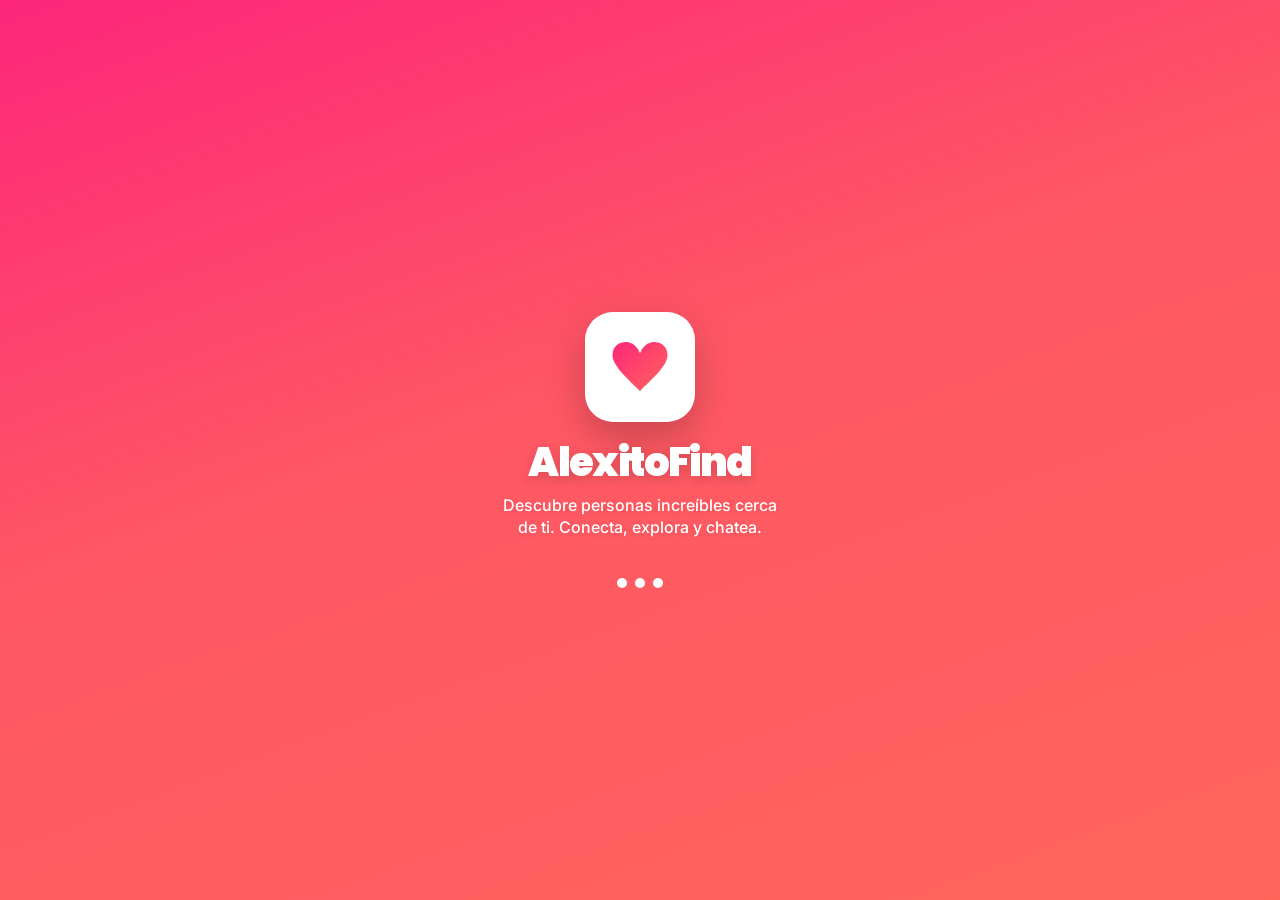
<file: index.html>
<!DOCTYPE html>
<html lang="es">
<head>
  <meta charset="UTF-8">
  <meta name="viewport" content="width=device-width, initial-scale=1.0">
  <title>AlexitoFind — Descubre Conexiones Genuinas</title>
  <link rel="manifest" href="manifest.json">
  <link rel="icon" type="image/jpg" href="assets/img/logo.jpg">
  
  <!-- CSS Base & Design System -->
  <link rel="stylesheet" href="assets/css/main.css">
  <link rel="stylesheet" href="assets/css/components.css">
  <link rel="stylesheet" href="assets/css/animations.css">
  
  <style>
    body, html {
      margin: 0;
      padding: 0;
      width: 100%;
      height: 100%;
      overflow: hidden;
      background: var(--af-gradient-splash);
      display: flex;
      align-items: center;
      justify-content: center;
      color: white;
    }

    .splash-container {
      text-align: center;
      display: flex;
      flex-direction: column;
      align-items: center;
      justify-content: center;
      animation: fadeIn var(--af-slow) var(--af-ease-out) both;
    }

    .splash-logo-wrap {
      position: relative;
      width: 110px;
      height: 110px;
      margin-bottom: var(--af-s4);
      display: flex;
      align-items: center;
      justify-content: center;
      background: white;
      border-radius: 28px;
      box-shadow: 0 16px 40px rgba(0, 0, 0, 0.22);
      animation: splashBounce 1.8s var(--af-spring) infinite alternate;
    }

    .splash-logo-img {
      width: 70%;
      height: 70%;
      object-fit: contain;
      animation: pulse 2s ease-in-out infinite;
    }

    .splash-title {
      font-family: var(--af-font-display);
      font-size: 2.5rem;
      font-weight: 900;
      letter-spacing: -0.04em;
      margin-bottom: var(--af-s2);
      color: white;
      text-shadow: 0 4px 12px rgba(0, 0, 0, 0.15);
      animation: slideUp var(--af-base) var(--af-ease-out) 0.3s both;
    }

    .splash-tagline {
      font-size: 1rem;
      font-weight: 500;
      opacity: 0.9;
      margin-bottom: var(--af-s10);
      max-width: 280px;
      line-height: 1.4;
      text-shadow: 0 2px 6px rgba(0, 0, 0, 0.1);
      animation: slideUp var(--af-base) var(--af-ease-out) 0.5s both;
    }

    .splash-loader {
      display: flex;
      gap: var(--af-s2);
      align-items: center;
      justify-content: center;
      animation: fadeIn var(--af-slow) var(--af-ease-out) 0.7s both;
    }

    .splash-dot {
      width: 10px;
      height: 10px;
      background: white;
      border-radius: 50%;
      animation: pulse 1.2s ease-in-out infinite;
    }

    .splash-dot:nth-child(2) { animation-delay: 200ms; }
    .splash-dot:nth-child(3) { animation-delay: 400ms; }

    @keyframes splashBounce {
      0% { transform: translateY(0); }
      100% { transform: translateY(-12px); }
    }
  </style>
</head>
<body>

  <div class="splash-container">
    <div class="splash-logo-wrap">
      <!-- Heart logo svg path -->
      <svg width="60" height="60" viewBox="0 0 24 24" fill="url(#splash-heart-grad)">
        <defs>
          <linearGradient id="splash-heart-grad" x1="0%" y1="0%" x2="100%" y2="100%">
            <stop offset="0%" stop-color="#FD267A" />
            <stop offset="100%" stop-color="#FF655B" />
          </linearGradient>
        </defs>
        <path d="M12 21.593c-5.63-5.539-11-10.297-11-14.402 0-3.791 3.068-5.191 5.281-5.191 1.312 0 4.151.501 5.719 4.457 1.59-3.968 4.464-4.447 5.726-4.447 2.54 0 5.274 1.621 5.274 5.181 0 4.069-5.136 8.625-11 14.402z"/>
      </svg>
    </div>
    <h1 class="splash-title">AlexitoFind</h1>
    <p class="splash-tagline">Descubre personas increíbles cerca de ti. Conecta, explora y chatea.</p>
    
    <div class="splash-loader">
      <span class="splash-dot"></span>
      <span class="splash-dot"></span>
      <span class="splash-dot"></span>
    </div>
  </div>

  <script>
    document.addEventListener('DOMContentLoaded', () => {
      // Simulate checking session or assets load
      setTimeout(() => {
        // Fade out animation
        document.body.style.transition = 'opacity 0.6s var(--af-ease-out), transform 0.6s var(--af-ease-out)';
        document.body.style.opacity = '0';
        document.body.style.transform = 'scale(1.05)';
        
        setTimeout(() => {
          const isLoggedIn = localStorage.getItem('af_logged_in') === 'true';
          if (isLoggedIn) {
            window.location.href = 'dashboard.html';
          } else {
            window.location.href = 'login.html';
          }
        }, 600);
      }, 2500);
    });
  </script>
</body>
</html>
</file>
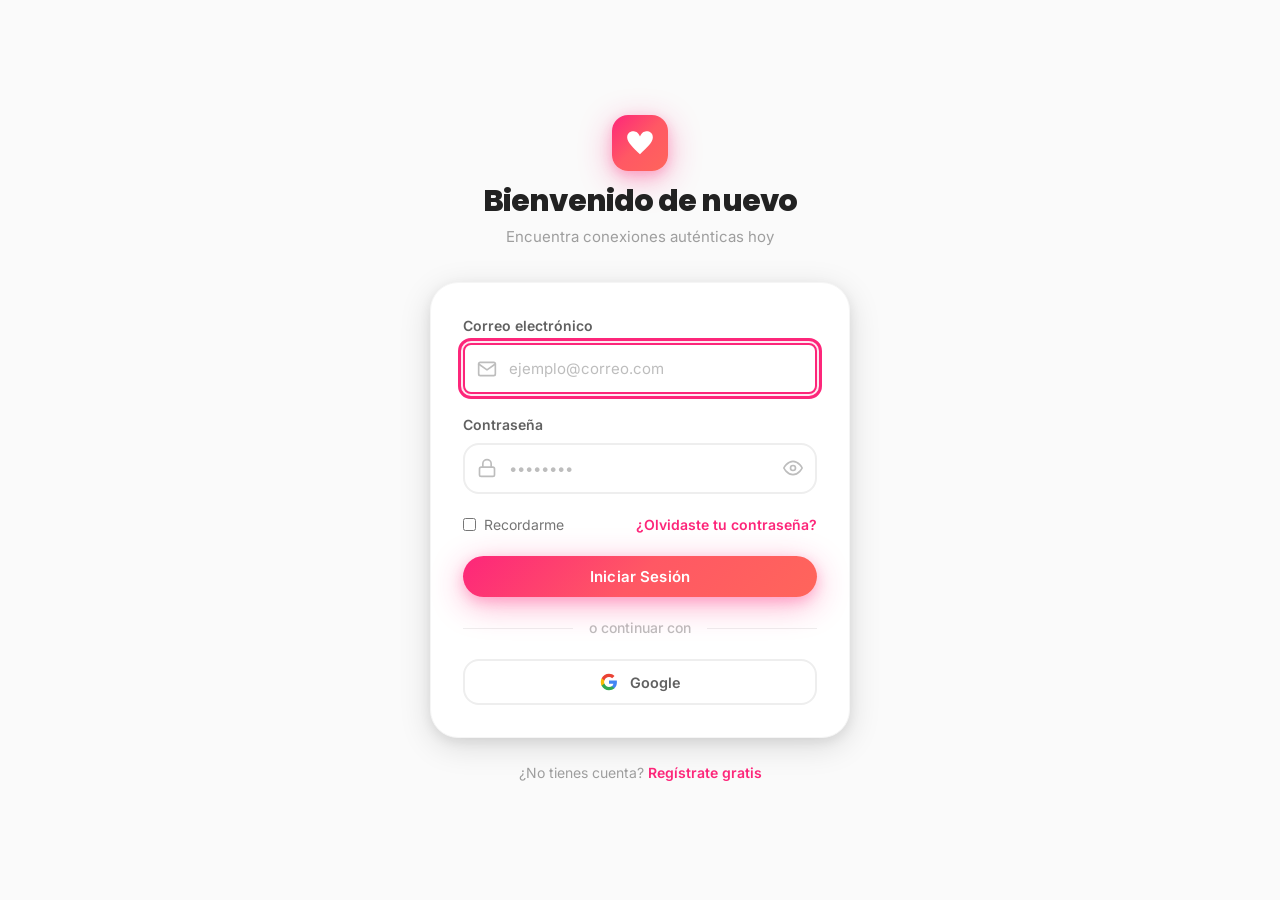
<file: dashboard.html>
<!DOCTYPE html>
<html lang="es">
<head>
  <meta charset="UTF-8">
  <meta name="viewport" content="width=device-width, initial-scale=1.0">
  <title>Inicio — AlexitoFind</title>
  <link rel="icon" type="image/jpg" href="assets/img/logo.jpg">
  
  <!-- CSS Base & Design System -->
  <link rel="stylesheet" href="assets/css/main.css">
  <link rel="stylesheet" href="assets/css/components.css">
  <link rel="stylesheet" href="assets/css/animations.css">
  
  <style>
    .welcome-section {
      padding: var(--af-s6) 0 var(--af-s4);
      display: flex;
      justify-content: space-between;
      align-items: center;
    }

    .welcome-text h1 {
      font-size: 1.625rem;
      font-weight: 800;
      color: var(--af-dark);
      letter-spacing: -0.03em;
    }

    .welcome-text p {
      font-size: 0.9rem;
      color: var(--af-gray-500);
      margin-top: 2px;
    }

    .dashboard-grid {
      display: grid;
      grid-template-columns: 1fr;
      gap: var(--af-s5);
      margin-bottom: var(--af-s8);
    }

    @media (min-width: 768px) {
      .dashboard-grid {
        grid-template-columns: repeat(2, 1fr);
      }
    }

    @media (min-width: 1200px) {
      .dashboard-grid {
        grid-template-columns: 2fr 1fr;
      }
    }

    /* Stats Grid */
    .stats-grid {
      display: grid;
      grid-template-columns: repeat(2, 1fr);
      gap: var(--af-s4);
    }

    .stat-card {
      background: white;
      border-radius: var(--af-r-xl);
      padding: var(--af-s5);
      box-shadow: var(--af-shadow-sm);
      border: 1px solid var(--af-gray-100);
      display: flex;
      flex-direction: column;
      justify-content: space-between;
      position: relative;
      overflow: hidden;
      cursor: pointer;
    }

    .stat-card::before {
      content: '';
      position: absolute;
      top: 0;
      left: 0;
      width: 4px;
      height: 100%;
      background: transparent;
      transition: background var(--af-fast) var(--af-ease);
    }

    .stat-card:hover {
      box-shadow: var(--af-shadow-md);
      transform: translateY(-2px);
    }

    .stat-card:hover::before {
      background: var(--af-primary);
    }

    .stat-card-header {
      display: flex;
      justify-content: space-between;
      align-items: center;
      margin-bottom: var(--af-s3);
    }

    .stat-card-title {
      font-size: 0.8125rem;
      font-weight: 600;
      color: var(--af-gray-500);
      text-transform: uppercase;
      letter-spacing: 0.05em;
    }

    .stat-card-icon {
      font-size: 1.25rem;
      width: 32px;
      height: 32px;
      border-radius: 50%;
      display: flex;
      align-items: center;
      justify-content: center;
      background: var(--af-gray-50);
    }

    .stat-card-val {
      font-family: var(--af-font-display);
      font-size: 1.875rem;
      font-weight: 800;
      color: var(--af-dark);
      line-height: 1;
    }

    .stat-card-trend {
      font-size: 0.75rem;
      margin-top: 6px;
      display: flex;
      align-items: center;
      gap: 4px;
      font-weight: 600;
    }

    .trend-up { color: var(--af-success); }

    /* Matches Section */
    .matches-section {
      margin-bottom: var(--af-s6);
    }

    .match-item {
      display: flex;
      flex-direction: column;
      align-items: center;
      gap: var(--af-s2);
      flex-shrink: 0;
      width: 76px;
      text-align: center;
      cursor: pointer;
    }

    .match-avatar-container {
      position: relative;
      width: 64px;
      height: 64px;
      border-radius: 50%;
      transition: transform var(--af-fast) var(--af-spring);
    }

    .match-avatar-container::after {
      content: '';
      position: absolute;
      inset: -3px;
      border-radius: 50%;
      background: var(--af-gradient);
      z-index: -1;
      opacity: 0;
      transform: scale(0.9);
      transition: all var(--af-base) var(--af-spring);
    }

    .match-item:hover .match-avatar-container {
      transform: scale(1.08);
    }

    .match-item:hover .match-avatar-container::after {
      opacity: 1;
      transform: scale(1);
    }

    .match-img {
      width: 100%;
      height: 100%;
      border-radius: 50%;
      object-fit: cover;
      border: 3px solid white;
      box-shadow: var(--af-shadow-sm);
    }

    .match-name {
      font-size: 0.75rem;
      font-weight: 600;
      color: var(--af-gray-800);
      width: 100%;
      white-space: nowrap;
      overflow: hidden;
      text-overflow: ellipsis;
    }

    .match-badge {
      position: absolute;
      top: -2px;
      right: -2px;
      width: 12px;
      height: 12px;
      background: var(--af-primary);
      border-radius: 50%;
      border: 2px solid white;
    }

    /* Premium Banner */
    .premium-banner {
      background: linear-gradient(135deg, #1e1b4b 0%, #311042 100%);
      color: white;
      border-radius: var(--af-r-2xl);
      padding: var(--af-s6);
      position: relative;
      overflow: hidden;
      box-shadow: var(--af-shadow-lg);
      display: flex;
      flex-direction: column;
      gap: var(--af-s4);
    }

    .premium-banner::before {
      content: '★';
      position: absolute;
      right: -20px;
      bottom: -30px;
      font-size: 10rem;
      color: rgba(255, 255, 255, 0.03);
      transform: rotate(15deg);
      pointer-events: none;
    }

    .premium-tag {
      background: linear-gradient(90deg, #F59E0B 0%, #D97706 100%);
      color: white;
      font-size: 0.6875rem;
      font-weight: 700;
      padding: 4px 10px;
      border-radius: var(--af-r-full);
      align-self: flex-start;
      text-transform: uppercase;
      letter-spacing: 0.05em;
    }

    .premium-title {
      font-family: var(--af-font-display);
      font-size: 1.375rem;
      font-weight: 800;
      color: white;
      line-height: 1.2;
    }

    .premium-desc {
      font-size: 0.875rem;
      color: rgba(255, 255, 255, 0.8);
      line-height: 1.4;
    }

    /* Activity Feed */
    .activity-list {
      display: flex;
      flex-direction: column;
      gap: var(--af-s3);
    }

    .activity-card {
      background: white;
      border-radius: var(--af-r-xl);
      padding: var(--af-s4);
      border: 1px solid var(--af-gray-100);
      box-shadow: var(--af-shadow-sm);
      display: flex;
      align-items: center;
      gap: var(--af-s4);
      transition: all var(--af-base) var(--af-ease);
    }

    .activity-card:hover {
      box-shadow: var(--af-shadow-md);
      transform: translateX(3px);
    }

    .activity-icon-wrap {
      width: 40px;
      height: 40px;
      border-radius: 50%;
      display: flex;
      align-items: center;
      justify-content: center;
      flex-shrink: 0;
      font-size: 1.125rem;
    }

    .activity-info {
      flex: 1;
      font-size: 0.875rem;
      color: var(--af-gray-700);
    }

    .activity-info strong {
      color: var(--af-dark);
    }

    .activity-time {
      font-size: 0.75rem;
      color: var(--af-gray-400);
      margin-top: 2px;
    }
  </style>
</head>
<body>

  <div class="af-page">
    <!-- Topbar for Mobile -->
    <header class="af-topbar af-mobile-only" role="banner">
      <div class="af-topbar-inner">
        <div class="af-topbar-logo">
          <svg width="20" height="20" viewBox="0 0 24 24" fill="var(--af-primary)">
            <path d="M12 21.593c-5.63-5.539-11-10.297-11-14.402 0-3.791 3.068-5.191 5.281-5.191 1.312 0 4.151.501 5.719 4.457 1.59-3.968 4.464-4.447 5.726-4.447 2.54 0 5.274 1.621 5.274 5.181 0 4.069-5.136 8.625-11 14.402z"/>
          </svg>
          <span class="af-topbar-logo-text">AlexitoFind</span>
        </div>
        <div style="margin-left: auto;">
          <a href="profile.html" class="af-avatar af-avatar-sm">
            <img class="af-avatar-img" src="assets/img/avatar-0.jpg" alt="Mi perfil" id="mobile-top-avatar">
          </a>
        </div>
      </div>
    </header>

    <!-- Sidebar injected here -->
    <div id="sidebar-container"></div>

    <!-- Main Content Area -->
    <main class="af-page-content" role="main">
      <div class="af-container">
        
        <!-- Welcome Header -->
        <section class="welcome-section">
          <div class="welcome-text">
            <h1 id="welcome-title">¡Hola, Alexito! 👋</h1>
            <p>Descubre nuevas personas interesantes hoy.</p>
          </div>
          <div>
            <a href="explore.html" class="af-btn af-btn-primary">
              <span>Descubrir</span>
            </a>
          </div>
        </section>

        <!-- Recent Matches -->
        <section class="matches-section">
          <div class="af-section-header">
            <h3 class="af-section-title">Matches Recientes</h3>
            <span class="af-section-link" onclick="window.location.href='messages.html'">Ver todos</span>
          </div>
          <div class="af-scroll-x" id="dashboard-matches-scroll">
            <!-- Dynamically populated -->
          </div>
        </section>

        <!-- Main Grid Layout -->
        <div class="dashboard-grid">
          
          <!-- Column Left: Statistics -->
          <div>
            <div class="af-section-header">
              <h3 class="af-section-title font-bold">Estadísticas de Perfil</h3>
            </div>
            
            <div class="stats-grid">
              <div class="stat-card" onclick="window.location.href='notifications.html'">
                <div class="stat-card-header">
                  <span class="stat-card-title">Likes recibidos</span>
                  <div class="stat-card-icon" style="color:var(--af-secondary)">❤️</div>
                </div>
                <div class="stat-card-val" id="stat-likes">128</div>
                <div class="stat-card-trend trend-up">
                  <span>▲ 12% esta semana</span>
                </div>
              </div>

              <div class="stat-card" onclick="window.location.href='messages.html'">
                <div class="stat-card-header">
                  <span class="stat-card-title">Matches</span>
                  <div class="stat-card-icon" style="color:var(--af-primary)">💘</div>
                </div>
                <div class="stat-card-val" id="stat-matches">42</div>
                <div class="stat-card-trend trend-up">
                  <span>▲ 4 nuevos hoy</span>
                </div>
              </div>

              <div class="stat-card">
                <div class="stat-card-header">
                  <span class="stat-card-title">Super Likes</span>
                  <div class="stat-card-icon" style="color:var(--af-warning)">⭐</div>
                </div>
                <div class="stat-card-val" id="stat-superlikes">8</div>
                <div class="stat-card-trend" style="color:var(--af-gray-400)">
                  <span>Estable</span>
                </div>
              </div>

              <div class="stat-card">
                <div class="stat-card-header">
                  <span class="stat-card-title">Visitas de perfil</span>
                  <div class="stat-card-icon" style="color:var(--af-purple)">👁️</div>
                </div>
                <div class="stat-card-val" id="stat-views">370</div>
                <div class="stat-card-trend trend-up">
                  <span>▲ 28% esta semana</span>
                </div>
              </div>
            </div>
          </div>

          <!-- Column Right: Premium & Actions -->
          <div style="display:flex;flex-direction:column;gap:var(--af-s5)">
            <div class="af-section-header">
              <h3 class="af-section-title">Destacados</h3>
            </div>

            <div class="premium-banner">
              <span class="premium-tag">Premium</span>
              <h4 class="premium-title">Consigue AlexitoFind Plus</h4>
              <p class="premium-desc">Likes ilimitados, modo global, boost mensual gratuito y descubre quién te dio like antes de deslizar.</p>
              <button class="af-btn af-btn-white af-btn-sm" style="margin-top:4px" onclick="upgradeToPremium()">
                <span>Mejorar ahora</span>
              </button>
            </div>
          </div>
        </div>

        <!-- Activity Feed -->
        <section style="margin-bottom:var(--af-s16)">
          <div class="af-section-header">
            <h3 class="af-section-title">Actividad Reciente</h3>
            <span class="af-section-link" onclick="markAllNotificationsRead(); window.location.href='notifications.html'">Marcar leído</span>
          </div>
          <div class="activity-list" id="activity-feed">
            <!-- Dynamically populated -->
          </div>
        </section>

      </div>
    </main>

    <!-- Bottom Navigation for Mobile -->
    <div id="bottom-nav-container"></div>
  </div>

  <!-- Component scripts -->
  <script src="assets/js/data.js"></script>
  <script src="assets/js/app.js"></script>
  <script src="assets/js/components.js"></script>

  <script>
    document.addEventListener('DOMContentLoaded', () => {
      // Check auth state
      if (localStorage.getItem('af_logged_in') !== 'true') {
        window.location.href = 'login.html';
        return;
      }

      // Render navigation components
      document.getElementById('sidebar-container').innerHTML = buildSidebar('dashboard');
      document.getElementById('bottom-nav-container').innerHTML = buildBottomNav('dashboard');
      
      // Update global badges
      Navigation.updateBadges();

      // Set user avatars
      const user = CURRENT_USER;
      document.getElementById('welcome-title').textContent = `¡Hola, ${user.name}! 👋`;
      const mobAvatar = document.getElementById('mobile-top-avatar');
      if (mobAvatar) {
        mobAvatar.src = user.avatar;
        mobAvatar.onerror = () => { mobAvatar.src = generateAvatarSVG(user.name, 36); };
      }

      // Render stats from user info
      document.getElementById('stat-likes').textContent = user.stats.likes;
      document.getElementById('stat-matches').textContent = user.stats.matches;
      document.getElementById('stat-superlikes').textContent = user.stats.superLikes;
      document.getElementById('stat-views').textContent = user.stats.views;

      // Populate recent matches scroll
      const matchesContainer = document.getElementById('dashboard-matches-scroll');
      const matches = getMatchedUsers().slice(0, 8); // Top 8 matches
      
      if (matches.length === 0) {
        matchesContainer.innerHTML = `
          <div style="padding:16px 0;color:var(--af-gray-400);font-size:0.875rem">
            No tienes matches recientes. ¡Empieza a deslizar!
          </div>
        `;
      } else {
        matchesContainer.innerHTML = matches.map(m => {
          const u = m.user;
          const isNewBadge = m.isNew ? '<span class="match-badge"></span>' : '';
          // We redirect to messages view when clicked
          const chat = getConversationByUserId(u.id);
          const clickHandler = chat 
            ? `window.location.href='messages.html?chat=${chat.id}'`
            : `window.location.href='messages.html'`;
            
          return `
            <div class="match-item" onclick="${clickHandler}">
              <div class="match-avatar-container">
                <img class="match-img" src="${u.avatar}" alt="${u.name}"
                  onerror="this.src='${generateAvatarSVG(u.name + ' ' + u.lastName, 64)}'">
                ${isNewBadge}
              </div>
              <span class="match-name">${u.name}</span>
            </div>
          `;
        }).join('');
      }

      // Populate Activity Feed from notifications
      const activityFeed = document.getElementById('activity-feed');
      const activities = NOTIFICATIONS.slice(0, 4); // Show top 4 notifications

      if (activities.length === 0) {
        activityFeed.innerHTML = `
          <div class="af-empty" style="padding: 24px">
            <p style="color:var(--af-gray-400)">Sin actividad reciente.</p>
          </div>
        `;
      } else {
        activityFeed.innerHTML = activities.map(act => {
          return `
            <div class="activity-card" id="act-${act.id}">
              <div class="activity-icon-wrap" style="background:${act.iconBg}">
                ${act.icon}
              </div>
              <div class="activity-info">
                <div>${act.text}</div>
                <div class="activity-time">${act.time}</div>
              </div>
            </div>
          `;
        }).join('');
      }
    });

    function upgradeToPremium() {
      Loader.show('Procesando pago simulado...');
      setTimeout(() => {
        Loader.hide();
        CURRENT_USER.premium = true;
        localStorage.setItem('af_premium_user', 'true');
        Toast.success('👑 ¡Felicidades! Ahora eres Premium');
        
        // Re-render components to reflect premium status if relevant
        setTimeout(() => { location.reload(); }, 1200);
      }, 1500);
    }
  </script>
</body>
</html>
</file>
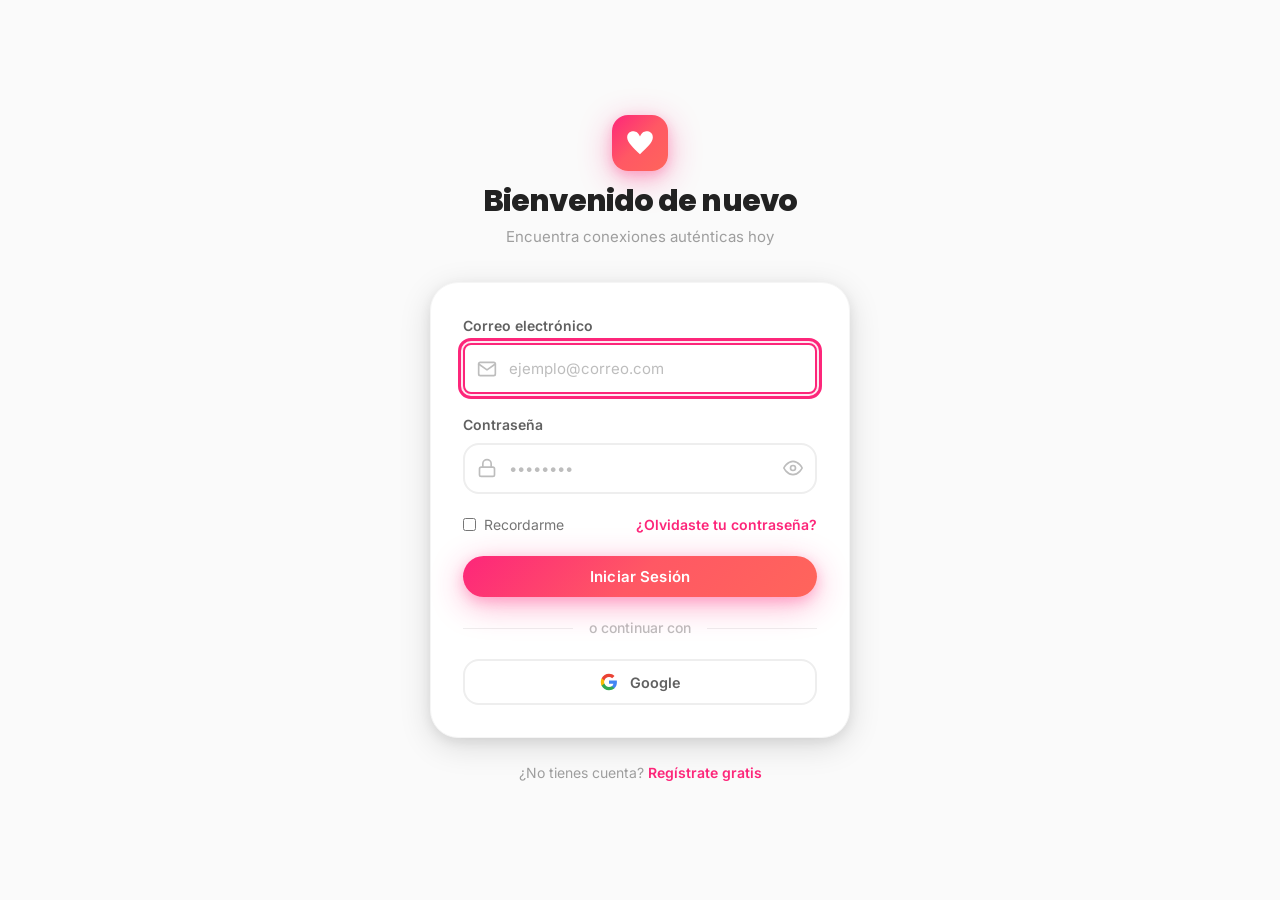
<file: explore.html>
<!DOCTYPE html>
<html lang="es">
<head>
  <meta charset="UTF-8">
  <meta name="viewport" content="width=device-width, initial-scale=1.0">
  <title>Explorar — AlexitoFind</title>
  <link rel="icon" type="image/jpg" href="assets/img/logo.jpg">
  
  <!-- CSS Base & Design System -->
  <link rel="stylesheet" href="assets/css/main.css">
  <link rel="stylesheet" href="assets/css/components.css">
  <link rel="stylesheet" href="assets/css/animations.css">
  
  <style>
    .explore-layout {
      display: flex;
      flex-direction: column;
      height: calc(100vh - var(--af-topbar) - var(--af-bottom-nav));
      justify-content: space-between;
      max-width: 440px;
      margin: 0 auto;
      padding: var(--af-s3) var(--af-s4);
      position: relative;
    }

    @media (min-width: 1024px) {
      .explore-layout {
        height: 100vh;
        padding-top: var(--af-s6);
        padding-bottom: var(--af-s6);
      }
    }

    /* Progress bar styling */
    .explore-progress-bar {
      position: absolute;
      top: 0;
      left: 0;
      width: 100%;
      height: 4px;
      background: var(--af-gray-200);
      z-index: 10;
    }

    .explore-progress-fill {
      height: 100%;
      background: var(--af-gradient);
      width: 0%;
      transition: width var(--af-base) var(--af-ease);
    }

    /* Empty state styling */
    .explore-empty-state {
      display: none;
      flex-direction: column;
      align-items: center;
      justify-content: center;
      text-align: center;
      padding: var(--af-s16) var(--af-s6);
      height: 100%;
      gap: var(--af-s4);
    }

    .empty-state-icon {
      font-size: 4rem;
      animation: heartbeat 2s ease-in-out infinite;
    }

    .empty-state-title {
      font-family: var(--af-font-display);
      font-size: 1.5rem;
      font-weight: 800;
      color: var(--af-dark);
    }

    .empty-state-text {
      font-size: 0.9375rem;
      color: var(--af-gray-500);
      max-width: 280px;
      line-height: 1.5;
    }
  </style>
</head>
<body>

  <div class="af-page">
    <!-- Topbar for Mobile -->
    <header class="af-topbar af-mobile-only" role="banner">
      <div class="af-topbar-inner">
        <div class="af-topbar-logo">
          <svg width="20" height="20" viewBox="0 0 24 24" fill="var(--af-primary)">
            <path d="M12 21.593c-5.63-5.539-11-10.297-11-14.402 0-3.791 3.068-5.191 5.281-5.191 1.312 0 4.151.501 5.719 4.457 1.59-3.968 4.464-4.447 5.726-4.447 2.54 0 5.274 1.621 5.274 5.181 0 4.069-5.136 8.625-11 14.402z"/>
          </svg>
          <span class="af-topbar-logo-text">AlexitoFind</span>
        </div>
      </div>
    </header>

    <!-- Sidebar injected here -->
    <div id="sidebar-container"></div>

    <!-- Main Content Area -->
    <main class="af-page-content" role="main">
      <div class="explore-progress-bar">
        <div class="explore-progress-fill" id="af-explore-progress"></div>
      </div>

      <div class="explore-layout">
        <!-- Card Stack Area -->
        <div class="af-card-stack" id="af-card-stack" style="position:relative; flex:1; width:100%; display:flex; align-items:center; justify-content:center;">
          <!-- Skeleton Loading Screen initially -->
          <div id="explore-skeleton" style="width:100%; height:100%; position:absolute; inset:0;">
            <!-- Simple Skeleton Card mockup -->
            <div class="af-card" style="z-index: 10; display: flex; flex-direction: column; justify-content: flex-end; background:#eee; padding: 24px; pointer-events: none;">
              <div class="af-skeleton af-skeleton-text" style="width: 60%; height: 32px; margin-bottom: 8px;"></div>
              <div class="af-skeleton af-skeleton-text sm" style="width: 40%; height: 16px; margin-bottom: 16px;"></div>
              <div class="af-skeleton af-skeleton-text sm" style="width: 80%; height: 16px; margin-bottom: 8px;"></div>
              <div class="af-skeleton af-skeleton-text sm" style="width: 70%; height: 16px;"></div>
            </div>
          </div>
        </div>

        <!-- No More Cards State -->
        <div class="explore-empty-state" id="af-no-more-cards">
          <div class="empty-state-icon">🌍</div>
          <h3 class="empty-state-title">No hay más perfiles cerca</h3>
          <p class="empty-state-text">Has visto a todos en tu zona. Intenta expandir tu radio de búsqueda o activar el Modo Global.</p>
          <div style="display:flex;flex-direction:column;gap:12px;width:100%">
            <button class="af-btn af-btn-primary" onclick="restartExplore()">
              <span>Volver a empezar</span>
            </button>
            <a href="settings.html" class="af-btn af-btn-secondary">
              <span>Ajustes de búsqueda</span>
            </a>
          </div>
        </div>

        <!-- Card Action Buttons -->
        <div class="af-card-actions" id="explore-actions-bar" style="opacity: 0; pointer-events: none; transition: opacity var(--af-base) var(--af-ease);">
          <!-- Rewind -->
          <button class="af-card-action-btn af-card-action-rewind" id="btn-rewind" aria-label="Deshacer último deslizamiento">
            <svg width="22" height="22" viewBox="0 0 24 24" fill="none" stroke="currentColor" stroke-width="2.5" stroke-linecap="round" stroke-linejoin="round">
              <polyline points="1 4 1 10 7 10"/>
              <path d="M3.51 15a9 9 0 1 0 2.13-9.36L1 10"/>
            </svg>
          </button>
          
          <!-- Nope / Reject -->
          <button class="af-card-action-btn af-card-action-nope" id="btn-nope" aria-label="Rechazar perfil">
            <svg width="28" height="28" viewBox="0 0 24 24" fill="none" stroke="currentColor" stroke-width="3" stroke-linecap="round">
              <line x1="18" y1="6" x2="6" y2="18"/>
              <line x1="6" y1="6" x2="18" y2="18"/>
            </svg>
          </button>

          <!-- Super Like -->
          <button class="af-card-action-btn af-card-action-super" id="btn-super" aria-label="Dar Super Like">
            <svg width="22" height="22" viewBox="0 0 24 24" fill="currentColor">
              <polygon points="12 2 15.09 8.26 22 9.27 17 14.14 18.18 21.02 12 17.77 5.82 21.02 7 14.14 2 9.27 8.91 8.26 12 2"/>
            </svg>
          </button>

          <!-- Like / Accept -->
          <button class="af-card-action-btn af-card-action-like" id="btn-like" aria-label="Dar Me Gusta">
            <svg width="32" height="32" viewBox="0 0 24 24" fill="currentColor">
              <path d="M12 21.593c-5.63-5.539-11-10.297-11-14.402 0-3.791 3.068-5.191 5.281-5.191 1.312 0 4.151.501 5.719 4.457 1.59-3.968 4.464-4.447 5.726-4.447 2.54 0 5.274 1.621 5.274 5.181 0 4.069-5.136 8.625-11 14.402z"/>
            </svg>
          </button>

          <!-- Boost -->
          <button class="af-card-action-btn af-card-action-boost" id="btn-boost" aria-label="Activar Boost">
            <svg width="22" height="22" viewBox="0 0 24 24" fill="none" stroke="currentColor" stroke-width="2.5" stroke-linecap="round" stroke-linejoin="round">
              <polygon points="13 2 3 14 12 14 11 22 21 10 12 10 13 2"/>
            </svg>
          </button>
        </div>
      </div>
    </main>

    <!-- Bottom Navigation for Mobile -->
    <div id="bottom-nav-container"></div>
  </div>

  <!-- Component scripts -->
  <script src="assets/js/data.js"></script>
  <script src="assets/js/app.js"></script>
  <script src="assets/js/components.js"></script>
  <script src="assets/js/explore.js"></script>

  <script>
    document.addEventListener('DOMContentLoaded', () => {
      // Check auth state
      if (localStorage.getItem('af_logged_in') !== 'true') {
        window.location.href = 'login.html';
        return;
      }

      // Render navigation components
      document.getElementById('sidebar-container').innerHTML = buildSidebar('explore');
      document.getElementById('bottom-nav-container').innerHTML = buildBottomNav('explore');

      // Update badges
      Navigation.updateBadges();

      // Simulate load delay for skeleton screen
      setTimeout(() => {
        const skeleton = document.getElementById('explore-skeleton');
        if (skeleton) skeleton.remove();

        // Enable actions and show action buttons
        const actionsBar = document.getElementById('explore-actions-bar');
        if (actionsBar) {
          actionsBar.style.opacity = '1';
          actionsBar.style.pointerEvents = 'auto';
        }

        // Initialize Explore system
        ExploreApp.init();
      }, 900);
    });

    function restartExplore() {
      Loader.show('Recargando perfiles...');
      setTimeout(() => {
        Loader.hide();
        localStorage.removeItem('af_explore_completed');
        window.location.reload();
      }, 1000);
    }
  </script>
</body>
</html>
</file>
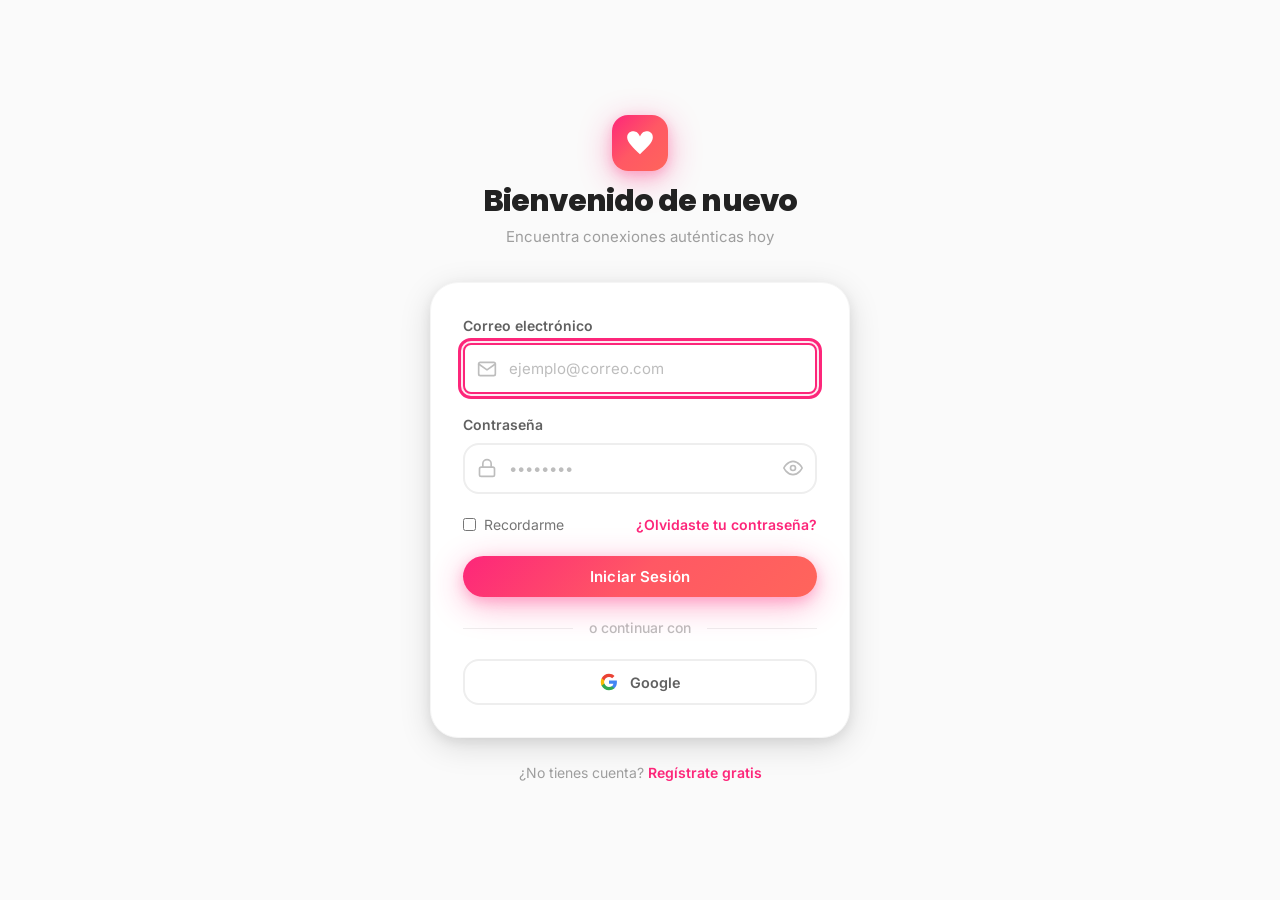
<file: login.html>
<!DOCTYPE html>
<html lang="es">
<head>
  <meta charset="UTF-8">
  <meta name="viewport" content="width=device-width, initial-scale=1.0">
  <title>Iniciar Sesión — AlexitoFind</title>
  <link rel="icon" type="image/jpg" href="assets/img/logo.jpg">
  
  <!-- CSS Base & Design System -->
  <link rel="stylesheet" href="assets/css/main.css">
  <link rel="stylesheet" href="assets/css/components.css">
  <link rel="stylesheet" href="assets/css/animations.css">
  
  <style>
    body {
      background: var(--af-gray-50);
      min-height: 100vh;
      display: flex;
      align-items: center;
      justify-content: center;
      padding: var(--af-s4);
    }

    .login-container {
      width: 100%;
      max-width: 420px;
      animation: slideUp var(--af-slow) var(--af-spring) both;
    }

    .login-header {
      text-align: center;
      margin-bottom: var(--af-s8);
    }

    .login-logo {
      display: inline-flex;
      align-items: center;
      justify-content: center;
      width: 56px;
      height: 56px;
      background: var(--af-gradient);
      border-radius: var(--af-r-lg);
      margin-bottom: var(--af-s3);
      box-shadow: var(--af-shadow-brand);
      animation: heartbeat 2s ease-in-out infinite;
    }

    .login-title {
      font-family: var(--af-font-display);
      font-size: 1.875rem;
      font-weight: 800;
      letter-spacing: -0.03em;
      margin-bottom: 6px;
    }

    .login-subtitle {
      font-size: 0.9375rem;
      color: var(--af-gray-500);
    }

    .login-card {
      background: white;
      border-radius: var(--af-r-2xl);
      padding: var(--af-s8);
      box-shadow: var(--af-shadow-lg);
      border: 1px solid var(--af-gray-100);
    }

    .login-form {
      display: flex;
      flex-direction: column;
      gap: var(--af-s5);
    }

    .login-footer {
      text-align: center;
      margin-top: var(--af-s6);
      font-size: 0.875rem;
      color: var(--af-gray-500);
    }

    .login-footer a {
      color: var(--af-primary);
      font-weight: 600;
      transition: opacity var(--af-fast) var(--af-ease);
    }

    .login-footer a:hover {
      opacity: 0.8;
      text-decoration: underline;
    }

    .social-btn {
      display: flex;
      align-items: center;
      justify-content: center;
      gap: 12px;
      width: 100%;
      padding: 12px;
      border: 2px solid var(--af-gray-200);
      border-radius: var(--af-r-lg);
      font-weight: 600;
      font-size: 0.9rem;
      color: var(--af-gray-700);
      background: white;
      transition: all var(--af-base) var(--af-ease);
      cursor: pointer;
    }

    .social-btn:hover {
      border-color: var(--af-gray-400);
      background: var(--af-gray-50);
    }
  </style>
</head>
<body>

  <div class="login-container">
    <div class="login-header">
      <div class="login-logo">
        <svg width="28" height="28" viewBox="0 0 24 24" fill="white">
          <path d="M12 21.593c-5.63-5.539-11-10.297-11-14.402 0-3.791 3.068-5.191 5.281-5.191 1.312 0 4.151.501 5.719 4.457 1.59-3.968 4.464-4.447 5.726-4.447 2.54 0 5.274 1.621 5.274 5.181 0 4.069-5.136 8.625-11 14.402z"/>
        </svg>
      </div>
      <h2 class="login-title">Bienvenido de nuevo</h2>
      <p class="login-subtitle">Encuentra conexiones auténticas hoy</p>
    </div>

    <div class="login-card">
      <form class="login-form" id="loginForm" novalidate>
        <div class="af-input-group">
          <label class="af-label" for="email">Correo electrónico</label>
          <div class="af-input-wrapper">
            <span class="af-input-icon-left">
              <svg width="20" height="20" viewBox="0 0 24 24" fill="none" stroke="currentColor" stroke-width="2" stroke-linecap="round" stroke-linejoin="round"><path d="M4 4h16c1.1 0 2 .9 2 2v12c0 1.1-.9 2-2 2H4c-1.1 0-2-.9-2-2V6c0-1.1.9-2 2-2z"/><polyline points="22,6 12,13 2,6"/></svg>
            </span>
            <input class="af-input has-icon-left" type="email" id="email" placeholder="ejemplo@correo.com" required>
          </div>
          <div class="af-input-error" id="emailError" style="display:none"></div>
        </div>

        <div class="af-input-group">
          <label class="af-label" for="password">Contraseña</label>
          <div class="af-input-wrapper">
            <span class="af-input-icon-left">
              <svg width="20" height="20" viewBox="0 0 24 24" fill="none" stroke="currentColor" stroke-width="2" stroke-linecap="round" stroke-linejoin="round"><rect x="3" y="11" width="18" height="11" rx="2" ry="2"/><path d="M7 11V7a5 5 0 0 1 10 0v4"/></svg>
            </span>
            <input class="af-input has-icon-left has-icon-right" type="password" id="password" placeholder="••••••••" required>
            <span class="af-input-icon-right" id="togglePassword">
              <svg id="eyeIcon" width="20" height="20" viewBox="0 0 24 24" fill="none" stroke="currentColor" stroke-width="2" stroke-linecap="round" stroke-linejoin="round"><path d="M1 12s4-8 11-8 11 8 11 8-4 8-11 8-11-8-11-8z"/><circle cx="12" cy="12" r="3"/></svg>
            </span>
          </div>
          <div class="af-input-error" id="passwordError" style="display:none"></div>
        </div>

        <div style="display:flex;align-items:center;justify-content:space-between;font-size:0.875rem">
          <label style="display:inline-flex;align-items:center;gap:8px;cursor:pointer;user-select:none">
            <input type="checkbox" id="rememberMe" style="accent-color:var(--af-primary)">
            <span style="color:var(--af-gray-600)">Recordarme</span>
          </label>
          <a href="#" style="color:var(--af-primary);font-weight:600">¿Olvidaste tu contraseña?</a>
        </div>

        <button class="af-btn af-btn-primary af-btn-full" type="submit" id="submitBtn">
          <span>Iniciar Sesión</span>
        </button>

        <div class="af-divider-text">o continuar con</div>

        <button type="button" class="social-btn" id="googleLoginBtn">
          <svg width="18" height="18" viewBox="0 0 24 24">
            <path fill="#4285F4" d="M22.56 12.25c0-.78-.07-1.53-.2-2.25H12v4.26h5.92c-.26 1.37-1.04 2.53-2.21 3.31v2.77h3.57c2.08-1.92 3.28-4.74 3.28-8.09z"/>
            <path fill="#34A853" d="M12 23c2.97 0 5.46-.98 7.28-2.66l-3.57-2.77c-.98.66-2.23 1.06-3.71 1.06-2.86 0-5.29-1.93-6.16-4.53H2.18v2.84C3.99 20.53 7.7 23 12 23z"/>
            <path fill="#FBBC05" d="M5.84 14.09c-.22-.66-.35-1.36-.35-2.09s.13-1.43.35-2.09V7.06H2.18C1.43 8.55 1 10.22 1 12s.43 3.45 1.18 4.94l2.85-2.22.81-.63z"/>
            <path fill="#EA4335" d="M12 5.38c1.62 0 3.06.56 4.21 1.64l3.15-3.15C17.45 2.09 14.97 1 12 1 7.7 1 3.99 3.47 2.18 7.06l3.66 2.84c.87-2.6 3.3-4.52 6.16-4.52z"/>
          </svg>
          Google
        </button>
      </form>
    </div>

    <div class="login-footer">
      ¿No tienes cuenta? <a href="register.html">Regístrate gratis</a>
    </div>
  </div>

  <!-- Component scripts -->
  <script src="assets/js/data.js"></script>
  <script src="assets/js/components.js"></script>
  
  <script>
    document.addEventListener('DOMContentLoaded', () => {
      const form = document.getElementById('loginForm');
      const emailInput = document.getElementById('email');
      const passwordInput = document.getElementById('password');
      const emailError = document.getElementById('emailError');
      const passwordError = document.getElementById('passwordError');
      const togglePassword = document.getElementById('togglePassword');
      const eyeIcon = document.getElementById('eyeIcon');
      
      // Focus first input automatically
      emailInput.focus();

      // Show/hide password
      togglePassword.addEventListener('click', () => {
        const isPrivate = passwordInput.getAttribute('type') === 'password';
        passwordInput.setAttribute('type', isPrivate ? 'text' : 'password');
        
        // Update eye icon
        if (isPrivate) {
          eyeIcon.innerHTML = `<path d="M17.94 17.94A10.07 10.07 0 0 1 12 20c-7 0-11-8-11-8a18.45 18.45 0 0 1 5.06-5.94M9.9 4.24A9.12 9.12 0 0 1 12 4c7 0 11 8 11 8a18.5 18.5 0 0 1-2.16 3.19m-6.72-1.07a3 3 0 1 1-4.24-4.24"/><line x1="1" y1="1" x2="23" y2="23"/>`;
        } else {
          eyeIcon.innerHTML = `<path d="M1 12s4-8 11-8 11 8 11 8-4 8-11 8-11-8-11-8z"/><circle cx="12" cy="12" r="3"/>`;
        }
      });

      // Google OAuth simulation
      document.getElementById('googleLoginBtn').addEventListener('click', () => {
        Loader.show('Conectando con Google...');
        setTimeout(() => {
          Loader.hide();
          localStorage.setItem('af_logged_in', 'true');
          Toast.success('Sesión iniciada con Google');
          setTimeout(() => { window.location.href = 'dashboard.html'; }, 1000);
        }, 1500);
      });

      // Validate on submit
      form.addEventListener('submit', (e) => {
        e.preventDefault();
        
        let isValid = true;
        
        // Reset styles
        emailInput.classList.remove('is-error');
        passwordInput.classList.remove('is-error');
        emailError.style.display = 'none';
        passwordError.style.display = 'none';

        // Check email
        const emailVal = emailInput.value.trim();
        if (!emailVal) {
          emailInput.classList.add('is-error');
          emailError.textContent = 'El correo electrónico es requerido';
          emailError.style.display = 'flex';
          isValid = false;
        } else if (!/^[^\s@]+@[^\s@]+\.[^\s@]+$/.test(emailVal)) {
          emailInput.classList.add('is-error');
          emailError.textContent = 'Ingresa un correo electrónico válido';
          emailError.style.display = 'flex';
          isValid = false;
        }

        // Check password
        const passwordVal = passwordInput.value.trim();
        if (!passwordVal) {
          passwordInput.classList.add('is-error');
          passwordError.textContent = 'La contraseña es requerida';
          passwordError.style.display = 'flex';
          isValid = false;
        } else if (passwordVal.length < 5) {
          passwordInput.classList.add('is-error');
          passwordError.textContent = 'La contraseña debe tener al menos 5 caracteres';
          passwordError.style.display = 'flex';
          isValid = false;
        }

        if (isValid) {
          Loader.show('Verificando credenciales...');
          
          setTimeout(() => {
            Loader.hide();
            // Default demo credentials or any valid inputs
            if (emailVal === 'alexito@alexitofind.app' && passwordVal === 'alexito') {
              localStorage.setItem('af_logged_in', 'true');
              Toast.success('¡Bienvenido, Alexito!');
              setTimeout(() => { window.location.href = 'dashboard.html'; }, 1000);
            } else {
              // Simulating successful login for developer convenience, but showing alert
              localStorage.setItem('af_logged_in', 'true');
              Toast.success('Inicio de sesión exitoso (Modo Demo)');
              setTimeout(() => { window.location.href = 'dashboard.html'; }, 1000);
            }
          }, 1200);
        }
      });
    });
  </script>
</body>
</html>
</file>
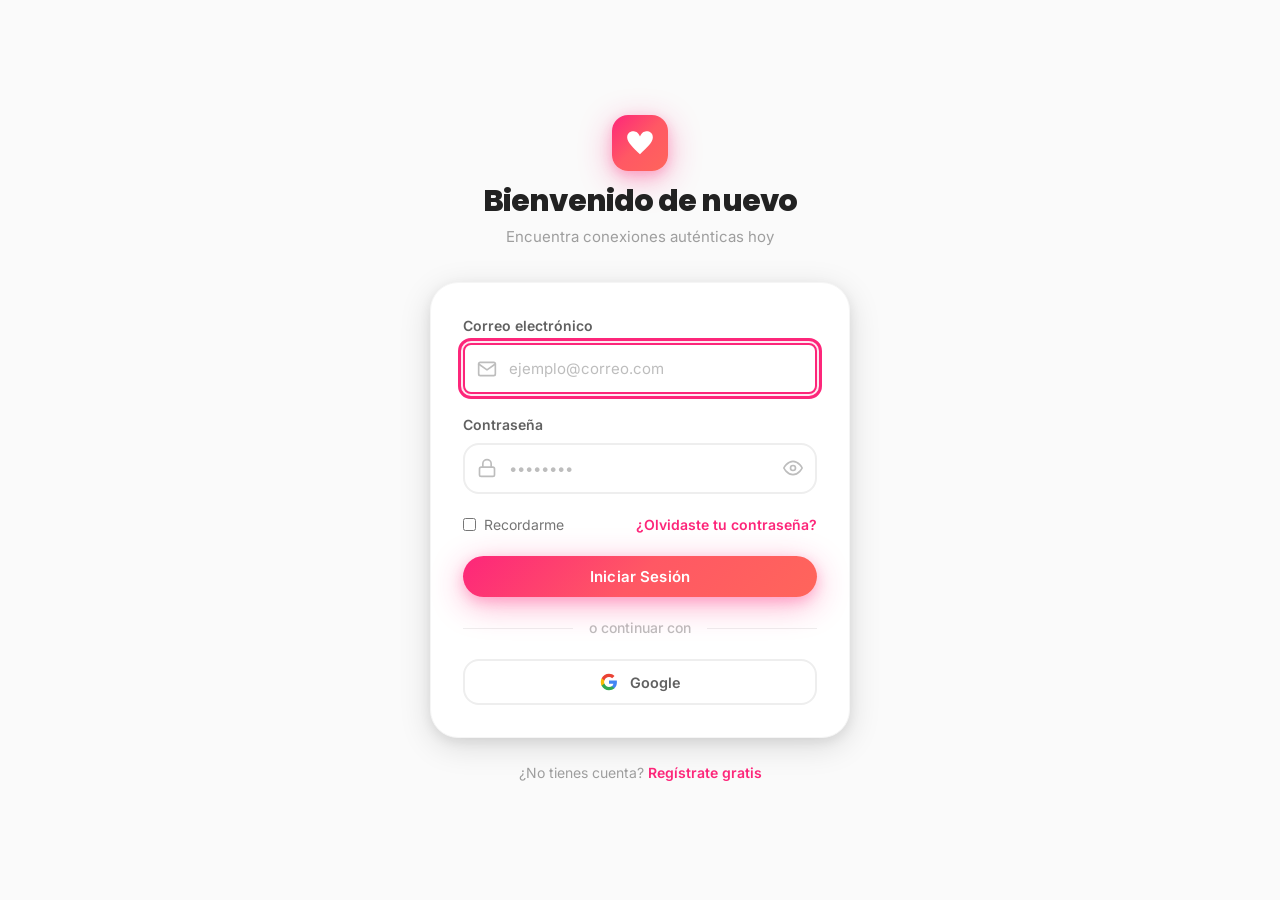
<file: messages.html>
<!DOCTYPE html>
<html lang="es">
<head>
  <meta charset="UTF-8">
  <meta name="viewport" content="width=device-width, initial-scale=1.0">
  <title>Mensajes — AlexitoFind</title>
  <link rel="icon" type="image/jpg" href="assets/img/logo.jpg">
  
  <!-- CSS Base & Design System -->
  <link rel="stylesheet" href="assets/css/main.css">
  <link rel="stylesheet" href="assets/css/components.css">
  <link rel="stylesheet" href="assets/css/animations.css">
  
  <style>
    .messages-layout {
      height: calc(100vh - var(--af-topbar) - var(--af-bottom-nav));
      display: flex;
      flex-direction: column;
      background: white;
      max-width: 600px;
      margin: 0 auto;
      border-left: 1px solid var(--af-gray-100);
      border-right: 1px solid var(--af-gray-100);
    }

    @media (min-width: 1024px) {
      .messages-layout {
        height: 100vh;
      }
    }

    /* List View Styling */
    .messages-list-view {
      display: flex;
      flex-direction: column;
      height: 100%;
      overflow-y: auto;
    }

    .messages-list-header {
      padding: var(--af-s5) var(--af-s5) var(--af-s3);
    }

    .messages-list-header h1 {
      font-size: 1.5rem;
      font-weight: 800;
      letter-spacing: -0.03em;
    }

    .messages-search-wrap {
      padding: 0 var(--af-s5) var(--af-s4);
    }

    .new-matches-bar {
      padding: var(--af-s3) var(--af-s5);
      border-bottom: 1px solid var(--af-gray-100);
    }

    .new-matches-title {
      font-size: 0.8125rem;
      font-weight: 700;
      color: var(--af-gray-400);
      text-transform: uppercase;
      letter-spacing: 0.05em;
      margin-bottom: var(--af-s3);
    }

    .chat-items-list {
      flex: 1;
      overflow-y: auto;
    }

    /* Chat View Styling */
    .messages-chat-view {
      display: none;
      flex-direction: column;
      height: 100%;
      background: var(--af-gray-50);
    }

    .chat-header {
      height: 64px;
      background: white;
      border-bottom: 1px solid var(--af-gray-100);
      display: flex;
      align-items: center;
      padding: 0 var(--af-s4);
      gap: var(--af-s3);
      z-index: 10;
    }

    .chat-header-back {
      color: var(--af-gray-600);
      padding: 6px;
      border-radius: 50%;
      display: inline-flex;
      align-items: center;
      justify-content: center;
      transition: background var(--af-fast) var(--af-ease);
    }

    .chat-header-back:hover {
      background: var(--af-gray-100);
      color: var(--af-dark);
    }

    .chat-header-info {
      flex: 1;
      display: flex;
      align-items: center;
      gap: var(--af-s3);
    }

    .chat-header-title {
      font-size: 0.9375rem;
      font-weight: 700;
      color: var(--af-dark);
      line-height: 1.2;
    }

    .chat-header-status {
      font-size: 0.75rem;
      color: var(--af-gray-400);
    }

    .chat-messages-container {
      flex: 1;
      overflow-y: auto;
      padding: var(--af-s5);
      display: flex;
      flex-direction: column;
      gap: var(--af-s3);
    }

    /* Chat Input Bar */
    .chat-input-bar {
      background: white;
      padding: var(--af-s3) var(--af-s4);
      border-top: 1px solid var(--af-gray-100);
      display: flex;
      align-items: center;
      gap: var(--af-s3);
      padding-bottom: calc(var(--af-s3) + env(safe-area-inset-bottom, 0));
    }

    /* Chat bubbles modifications */
    .af-chat-item {
      display: flex;
      align-items: center;
      gap: var(--af-s4);
      padding: 16px var(--af-s5);
      border-bottom: 1px solid var(--af-gray-50);
      cursor: pointer;
      transition: background var(--af-fast) var(--af-ease);
    }

    .af-chat-item:hover {
      background: var(--af-gray-50);
    }

    .af-chat-content {
      flex: 1;
      min-width: 0;
    }

    .af-chat-name {
      font-weight: 700;
      font-size: 0.9375rem;
      color: var(--af-dark);
      margin-bottom: 2px;
    }

    .af-chat-preview {
      font-size: 0.8125rem;
      color: var(--af-gray-500);
      white-space: nowrap;
      overflow: hidden;
      text-overflow: ellipsis;
    }

    .af-chat-preview.unread {
      color: var(--af-dark);
      font-weight: 700;
    }

    .af-chat-meta {
      text-align: right;
      flex-shrink: 0;
    }

    .af-chat-time {
      font-size: 0.75rem;
      color: var(--af-gray-400);
      margin-bottom: 4px;
    }

    .af-chat-badge {
      display: inline-flex;
      align-items: center;
      justify-content: center;
      width: 18px;
      height: 18px;
      border-radius: 50%;
      background: var(--af-gradient);
      color: white;
      font-size: 10px;
      font-weight: 700;
    }

    .new-match-avatar {
      width: 52px;
      height: 52px;
      border-radius: 50%;
      object-fit: cover;
      border: 2px solid white;
      box-shadow: var(--af-shadow-sm);
    }

    /* Message bubbles */
    .af-message {
      display: flex;
      margin-bottom: 2px;
      max-width: 75%;
    }

    .af-message.incoming {
      align-self: flex-start;
    }

    .af-message.outgoing {
      align-self: flex-end;
    }

    .af-message-bubble {
      padding: 12px 16px;
      border-radius: var(--af-r-lg);
      font-size: 0.9rem;
      line-height: 1.45;
    }

    .af-message.incoming .af-message-bubble {
      background: white;
      color: var(--af-dark);
      border-bottom-left-radius: 4px;
      box-shadow: var(--af-shadow-xs);
    }

    .af-message.outgoing .af-message-bubble {
      background: var(--af-gradient);
      color: white;
      border-bottom-right-radius: 4px;
      box-shadow: 0 4px 12px rgba(253,38,122,0.18);
    }

    .af-message-time {
      font-size: 0.6875rem;
      color: var(--af-gray-400);
      margin-top: 4px;
      padding: 0 4px;
    }

    .af-message.outgoing .af-message-time {
      text-align: right;
    }
  </style>
</head>
<body>

  <div class="af-page">
    <!-- Topbar for Mobile (Hidden inside individual chat) -->
    <header class="af-topbar af-mobile-only" id="mobile-topbar" role="banner">
      <div class="af-topbar-inner">
        <div class="af-topbar-logo">
          <svg width="20" height="20" viewBox="0 0 24 24" fill="var(--af-primary)">
            <path d="M12 21.593c-5.63-5.539-11-10.297-11-14.402 0-3.791 3.068-5.191 5.281-5.191 1.312 0 4.151.501 5.719 4.457 1.59-3.968 4.464-4.447 5.726-4.447 2.54 0 5.274 1.621 5.274 5.181 0 4.069-5.136 8.625-11 14.402z"/>
          </svg>
          <span class="af-topbar-logo-text">AlexitoFind</span>
        </div>
      </div>
    </header>

    <!-- Sidebar injected here -->
    <div id="sidebar-container"></div>

    <!-- Main Content Area -->
    <main class="af-page-content" role="main" style="padding:0">
      <div class="messages-layout">
        
        <!-- List View -->
        <div class="messages-list-view" id="af-messages-list-view">
          <div class="messages-list-header">
            <h1>Mensajes</h1>
          </div>
          
          <div class="messages-search-wrap">
            <div class="af-input-wrapper">
              <span class="af-input-icon-left">
                <svg width="18" height="18" viewBox="0 0 24 24" fill="none" stroke="currentColor" stroke-width="2" stroke-linecap="round" stroke-linejoin="round"><circle cx="11" cy="11" r="8"/><line x1="21" y1="21" x2="16.65" y2="16.65"/></svg>
              </span>
              <input class="af-input has-icon-left" type="text" placeholder="Buscar match o mensaje..." id="chat-search">
            </div>
          </div>

          <!-- Horizontal scroll of recent matches -->
          <div class="new-matches-bar">
            <div class="new-matches-title">Nuevos Matches</div>
            <div class="af-scroll-x" id="messages-matches-scroll">
              <!-- Dynamically populated -->
            </div>
          </div>

          <!-- Chat List -->
          <div class="chat-items-list" id="af-chat-list">
            <!-- Dynamically populated -->
          </div>
        </div>

        <!-- Chat View -->
        <div class="messages-chat-view" id="af-messages-chat-view">
          <!-- Chat Header -->
          <div class="chat-header">
            <button class="chat-header-back" onclick="goBack()" aria-label="Volver a la lista">
              <svg width="24" height="24" viewBox="0 0 24 24" fill="none" stroke="currentColor" stroke-width="2.5" stroke-linecap="round" stroke-linejoin="round"><line x1="19" y1="12" x2="5" y2="12"/><polyline points="12 19 5 12 12 5"/></svg>
            </button>
            <div class="chat-header-info">
              <div class="af-avatar af-avatar-sm">
                <img class="af-avatar-img" src="" alt="" id="af-chat-header-avatar">
              </div>
              <div>
                <h4 class="chat-header-title" id="af-chat-header-name">Cargando...</h4>
                <div class="chat-header-status" id="af-chat-header-sub">En línea</div>
              </div>
            </div>
            <!-- Extra settings icon -->
            <button class="af-btn-icon" aria-label="Opciones del chat">
              <svg width="20" height="20" viewBox="0 0 24 24" fill="none" stroke="currentColor" stroke-width="2"><circle cx="12" cy="12" r="1"/><circle cx="12" cy="5" r="1"/><circle cx="12" cy="19" r="1"/></svg>
            </button>
          </div>

          <!-- Chat Bubbles Area -->
          <div class="chat-messages-container" id="af-messages-container">
            <!-- Message bubbles populated by JS -->
          </div>

          <!-- Send Bar -->
          <div class="chat-input-bar">
            <input class="af-input" type="text" id="af-message-input" placeholder="Escribe un mensaje..." style="border-radius:var(--af-r-full)">
            <button class="af-btn af-btn-icon af-btn-primary" id="af-send-btn" aria-label="Enviar mensaje">
              <svg width="18" height="18" viewBox="0 0 24 24" fill="none" stroke="currentColor" stroke-width="2.5" stroke-linecap="round" stroke-linejoin="round"><line x1="22" y1="2" x2="11" y2="13"/><polygon points="22 2 15 22 11 13 2 9 22 2"/></svg>
            </button>
          </div>
        </div>

      </div>
    </main>

    <!-- Bottom Navigation for Mobile -->
    <div id="bottom-nav-container"></div>
  </div>

  <!-- Component scripts -->
  <script src="assets/js/data.js"></script>
  <script src="assets/js/app.js"></script>
  <script src="assets/js/components.js"></script>
  <script src="assets/js/messages.js"></script>

  <script>
    document.addEventListener('DOMContentLoaded', () => {
      // Check auth
      if (localStorage.getItem('af_logged_in') !== 'true') {
        window.location.href = 'login.html';
        return;
      }

      // Render navigations
      document.getElementById('sidebar-container').innerHTML = buildSidebar('messages');
      document.getElementById('bottom-nav-container').innerHTML = buildBottomNav('messages');

      Navigation.updateBadges();

      // Load conversation list
      MessagesApp.initList();

      // Populate new matches in horizontal bar
      populateNewMatches();

      // Check URL parameters to see if we should open a chat immediately
      const params = new URLSearchParams(window.location.search);
      const chatId = params.get('chat');
      if (chatId) {
        // Delay opening slightly to let the list populate or look natural
        setTimeout(() => {
          openChat(chatId);
        }, 100);
      }
    });

    function populateNewMatches() {
      const scroll = document.getElementById('messages-matches-scroll');
      const matches = getMatchedUsers().slice(0, 6); // Max 6 matches
      
      if (matches.length === 0) {
        scroll.innerHTML = `
          <div style="padding: 10px 0; font-size: 0.8rem; color: var(--af-gray-400)">
            Sin matches recientes.
          </div>
        `;
        return;
      }

      scroll.innerHTML = matches.map(m => {
        const u = m.user;
        const chat = getConversationByUserId(u.id);
        const clickHandler = chat 
          ? `openChat('${chat.id}')`
          : `createNewConversation(${u.id})`;
          
        return `
          <div class="af-match-card" onclick="${clickHandler}" style="padding: 4px">
            <div class="af-match-avatar-wrap">
              <img class="new-match-avatar" src="${u.avatar}" alt="${u.name}"
                onerror="this.src='${generateAvatarSVG(u.name + ' ' + u.lastName, 52)}'">
              ${m.isNew ? '<div class="af-match-avatar-ring"></div>' : ''}
            </div>
            <span class="match-name" style="font-size:0.75rem;font-weight:600;margin-top:4px">${u.name}</span>
          </div>
        `;
      }).join('');
    }

    // Wrap around MessagesApp to handle mobile topbar visibility
    function openChat(convId) {
      document.getElementById('mobile-topbar').style.display = 'none';
      MessagesApp.openConversation(convId);
    }

    function goBack() {
      document.getElementById('mobile-topbar').style.display = 'flex';
      MessagesApp.backToList();
      populateNewMatches();
    }

    function createNewConversation(userId) {
      // Find if we already have a conversation with this user
      const existing = getConversationByUserId(userId);
      if (existing) {
        openChat(existing.id);
        return;
      }

      // Create new simulated conversation
      const user = getUserById(userId);
      const newConvId = 'c' + Date.now();
      const newConv = {
        id: newConvId,
        userId: userId,
        messages: [
          { id: 'm1', from: userId, text: `¡Hola Alexito! Vi tu perfil y me gustó mucho 😊`, time: 'Ahora', read: false }
        ],
        lastMessage: `¡Hola Alexito! Vi tu perfil y me gustó mucho 😊`,
        lastTime: 'Ahora',
        unread: 1
      };
      
      CONVERSATIONS.unshift(newConv);
      openChat(newConvId);
    }
  </script>
</body>
</html>
</file>
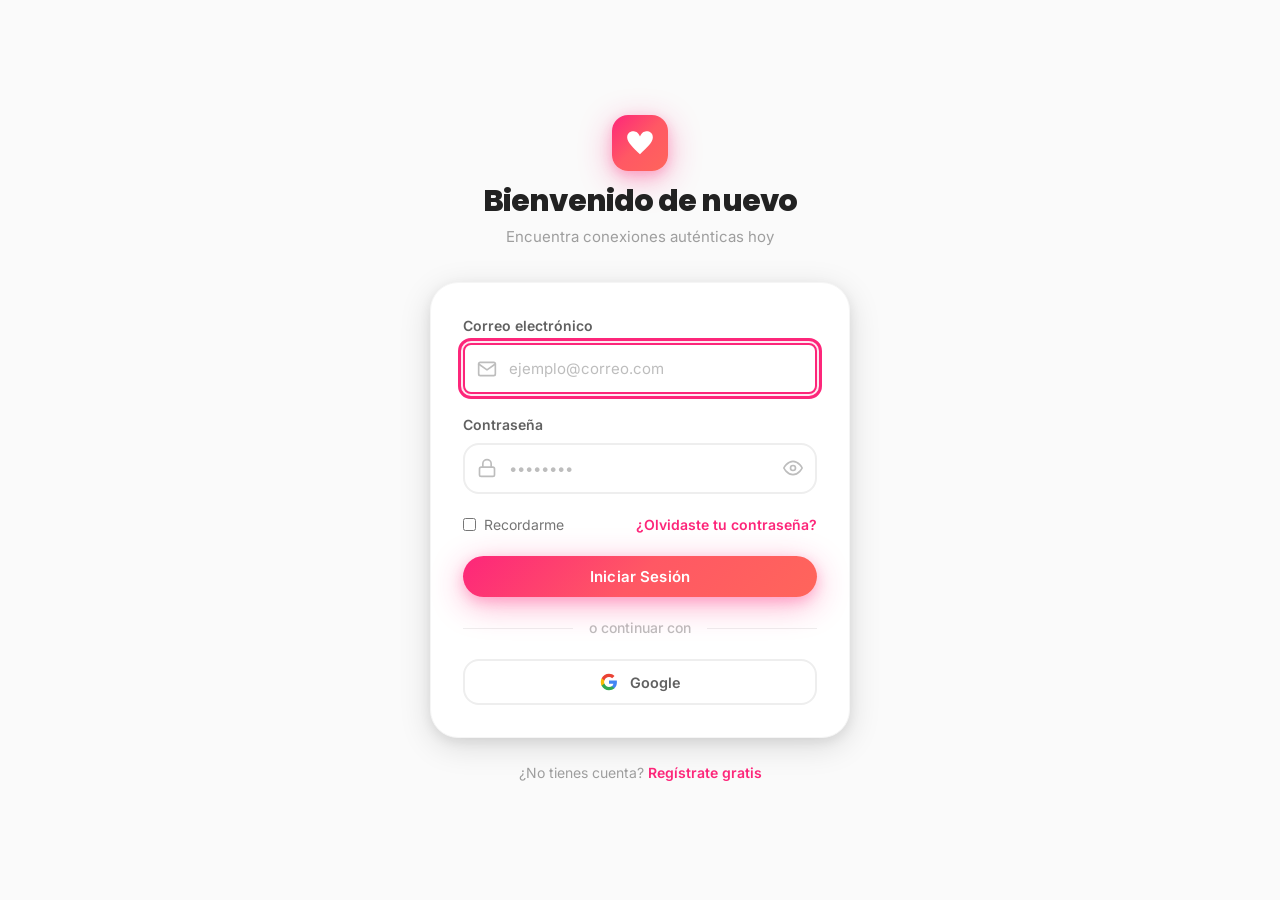
<file: notifications.html>
<!DOCTYPE html>
<html lang="es">
<head>
  <meta charset="UTF-8">
  <meta name="viewport" content="width=device-width, initial-scale=1.0">
  <title>Notificaciones — AlexitoFind</title>
  <link rel="icon" type="image/jpg" href="assets/img/logo.jpg">
  
  <!-- CSS Base & Design System -->
  <link rel="stylesheet" href="assets/css/main.css">
  <link rel="stylesheet" href="assets/css/components.css">
  <link rel="stylesheet" href="assets/css/animations.css">
  
  <style>
    .notif-layout {
      max-width: 580px;
      margin: 0 auto;
      padding: var(--af-s5) var(--af-s4) var(--af-s16);
      display: flex;
      flex-direction: column;
      gap: var(--af-s4);
    }

    .notif-header {
      display: flex;
      justify-content: space-between;
      align-items: center;
      margin-bottom: var(--af-s3);
    }

    .notif-header h1 {
      font-size: 1.5rem;
      font-weight: 800;
      letter-spacing: -0.03em;
    }

    /* Tabs navigation */
    .notif-tabs {
      display: flex;
      gap: 8px;
      border-bottom: 1px solid var(--af-gray-200);
      padding-bottom: var(--af-s3);
      margin-bottom: var(--af-s3);
    }

    .notif-tab {
      padding: 8px 16px;
      border-radius: var(--af-r-full);
      font-size: 0.875rem;
      font-weight: 600;
      color: var(--af-gray-500);
      cursor: pointer;
      transition: all var(--af-fast) var(--af-ease);
    }

    .notif-tab.active {
      background: var(--af-primary);
      color: white;
    }

    .notif-tab:hover:not(.active) {
      background: var(--af-gray-100);
      color: var(--af-dark);
    }

    /* Notification cards */
    .notif-card {
      background: white;
      border-radius: var(--af-r-xl);
      padding: var(--af-s4) var(--af-s5);
      border: 1px solid var(--af-gray-100);
      box-shadow: var(--af-shadow-sm);
      display: flex;
      align-items: center;
      gap: var(--af-s4);
      cursor: pointer;
      position: relative;
      transition: all var(--af-base) var(--af-ease);
    }

    .notif-card:hover {
      box-shadow: var(--af-shadow-md);
      transform: translateY(-1px);
    }

    .notif-card.unread {
      background: rgba(253,38,122,0.02);
      border-color: rgba(253,38,122,0.15);
    }

    .notif-card.unread::after {
      content: '';
      position: absolute;
      top: 50%;
      right: 18px;
      transform: translateY(-50%);
      width: 8px;
      height: 8px;
      border-radius: 50%;
      background: var(--af-primary);
    }

    .notif-avatar-container {
      position: relative;
      flex-shrink: 0;
    }

    .notif-avatar {
      width: 48px;
      height: 48px;
      border-radius: 50%;
      object-fit: cover;
    }

    .notif-badge-icon {
      position: absolute;
      bottom: -4px;
      right: -4px;
      width: 22px;
      height: 22px;
      border-radius: 50%;
      background: white;
      box-shadow: var(--af-shadow-sm);
      display: flex;
      align-items: center;
      justify-content: center;
      font-size: 0.75rem;
      border: 1px solid var(--af-gray-100);
    }

    .notif-content {
      flex: 1;
      font-size: 0.875rem;
      color: var(--af-gray-700);
      line-height: 1.4;
      padding-right: var(--af-s6); /* space for unread dot */
    }

    .notif-content strong {
      color: var(--af-dark);
    }

    .notif-time {
      font-size: 0.75rem;
      color: var(--af-gray-400);
      margin-top: 4px;
    }
  </style>
</head>
<body>

  <div class="af-page">
    <!-- Topbar for Mobile -->
    <header class="af-topbar af-mobile-only" role="banner">
      <div class="af-topbar-inner">
        <div class="af-topbar-logo">
          <svg width="20" height="20" viewBox="0 0 24 24" fill="var(--af-primary)">
            <path d="M12 21.593c-5.63-5.539-11-10.297-11-14.402 0-3.791 3.068-5.191 5.281-5.191 1.312 0 4.151.501 5.719 4.457 1.59-3.968 4.464-4.447 5.726-4.447 2.54 0 5.274 1.621 5.274 5.181 0 4.069-5.136 8.625-11 14.402z"/>
          </svg>
          <span class="af-topbar-logo-text">AlexitoFind</span>
        </div>
      </div>
    </header>

    <!-- Sidebar injected here -->
    <div id="sidebar-container"></div>

    <!-- Main Content Area -->
    <main class="af-page-content" role="main">
      <div class="notif-layout">
        
        <div class="notif-header">
          <h1>Notificaciones</h1>
          <button class="af-section-link" onclick="markAllRead()" style="border:none; background:none;">
            Marcar todo leído
          </button>
        </div>

        <!-- Filter tabs -->
        <div class="notif-tabs">
          <div class="notif-tab active" onclick="filterNotifications('all', this)">Todas</div>
          <div class="notif-tab" onclick="filterNotifications('like', this)">Likes</div>
          <div class="notif-tab" onclick="filterNotifications('match', this)">Matches</div>
        </div>

        <!-- Notifications list -->
        <div class="activity-list" id="notifications-feed-list">
          <!-- Loaded dynamically -->
        </div>

      </div>
    </main>

    <!-- Bottom Navigation for Mobile -->
    <div id="bottom-nav-container"></div>
  </div>

  <!-- Component scripts -->
  <script src="assets/js/data.js"></script>
  <script src="assets/js/app.js"></script>
  <script src="assets/js/components.js"></script>

  <script>
    let currentFilter = 'all';

    document.addEventListener('DOMContentLoaded', () => {
      // Check auth
      if (localStorage.getItem('af_logged_in') !== 'true') {
        window.location.href = 'login.html';
        return;
      }

      // Render components
      document.getElementById('sidebar-container').innerHTML = buildSidebar('notifications');
      document.getElementById('bottom-nav-container').innerHTML = buildBottomNav('notifications');
      Navigation.updateBadges();

      // Show feed with animation loader
      showNotificationsFeed();
    });

    function showNotificationsFeed() {
      const feed = document.getElementById('notifications-feed-list');
      feed.innerHTML = Skeleton.notifications(4);

      setTimeout(() => {
        renderNotifications();
      }, 600);
    }

    function renderNotifications() {
      const feed = document.getElementById('notifications-feed-list');
      
      // Filter list
      let filtered = NOTIFICATIONS;
      if (currentFilter === 'like') {
        filtered = NOTIFICATIONS.filter(n => n.type === 'like' || n.type === 'superlike');
      } else if (currentFilter === 'match') {
        filtered = NOTIFICATIONS.filter(n => n.type === 'match');
      }

      if (filtered.length === 0) {
        feed.innerHTML = `
          <div class="af-empty">
            <div class="af-empty-icon">🔔</div>
            <h3 class="af-empty-title">Sin notificaciones</h3>
            <p class="af-empty-subtitle">Te avisaremos cuando ocurra algo interesante por aquí</p>
          </div>
        `;
        return;
      }

      feed.innerHTML = filtered.map((act, i) => {
        const u = getUserById(act.userId);
        const unreadClass = act.read ? '' : ' unread';
        
        // Define target click url
        let targetUrl = '#';
        if (act.type === 'match' || act.type === 'message') {
          const chat = getConversationByUserId(u.id);
          targetUrl = chat ? `messages.html?chat=${chat.id}` : `messages.html`;
        } else {
          targetUrl = `explore.html`; // Go back to exploring or show card
        }

        return `
          <div class="notif-card${unreadClass}" onclick="handleNotifClick('${act.id}', '${targetUrl}')" 
            style="animation: slideUp var(--af-base) var(--af-ease-out) ${i * 40}ms both">
            <div class="notif-avatar-container">
              <img class="notif-avatar" src="${u.avatar}" alt="${u.name}"
                onerror="this.src='${generateAvatarSVG(u.name + ' ' + u.lastName, 48)}'">
              <div class="notif-badge-icon" style="background:${act.iconBg}">
                ${act.icon}
              </div>
            </div>
            <div class="notif-content">
              <div>${act.text}</div>
              <div class="notif-time">${act.time}</div>
            </div>
          </div>
        `;
      }).join('');
    }

    function filterNotifications(filter, element) {
      document.querySelectorAll('.notif-tab').forEach(tab => tab.classList.remove('active'));
      element.classList.add('active');
      currentFilter = filter;
      renderNotifications();
    }

    function handleNotifClick(notifId, targetUrl) {
      // Find notif and mark read
      const n = NOTIFICATIONS.find(item => item.id === notifId);
      if (n) {
        n.read = true;
      }
      
      Navigation.updateBadges();
      
      // Navigate to destination
      if (targetUrl && targetUrl !== '#') {
        window.location.href = targetUrl;
      } else {
        renderNotifications();
      }
    }

    function markAllRead() {
      markAllNotificationsRead();
      Navigation.updateBadges();
      renderNotifications();
      Toast.show('✓ Todas las notificaciones leídas', 'success', 2000);
    }
  </script>
</body>
</html>
</file>
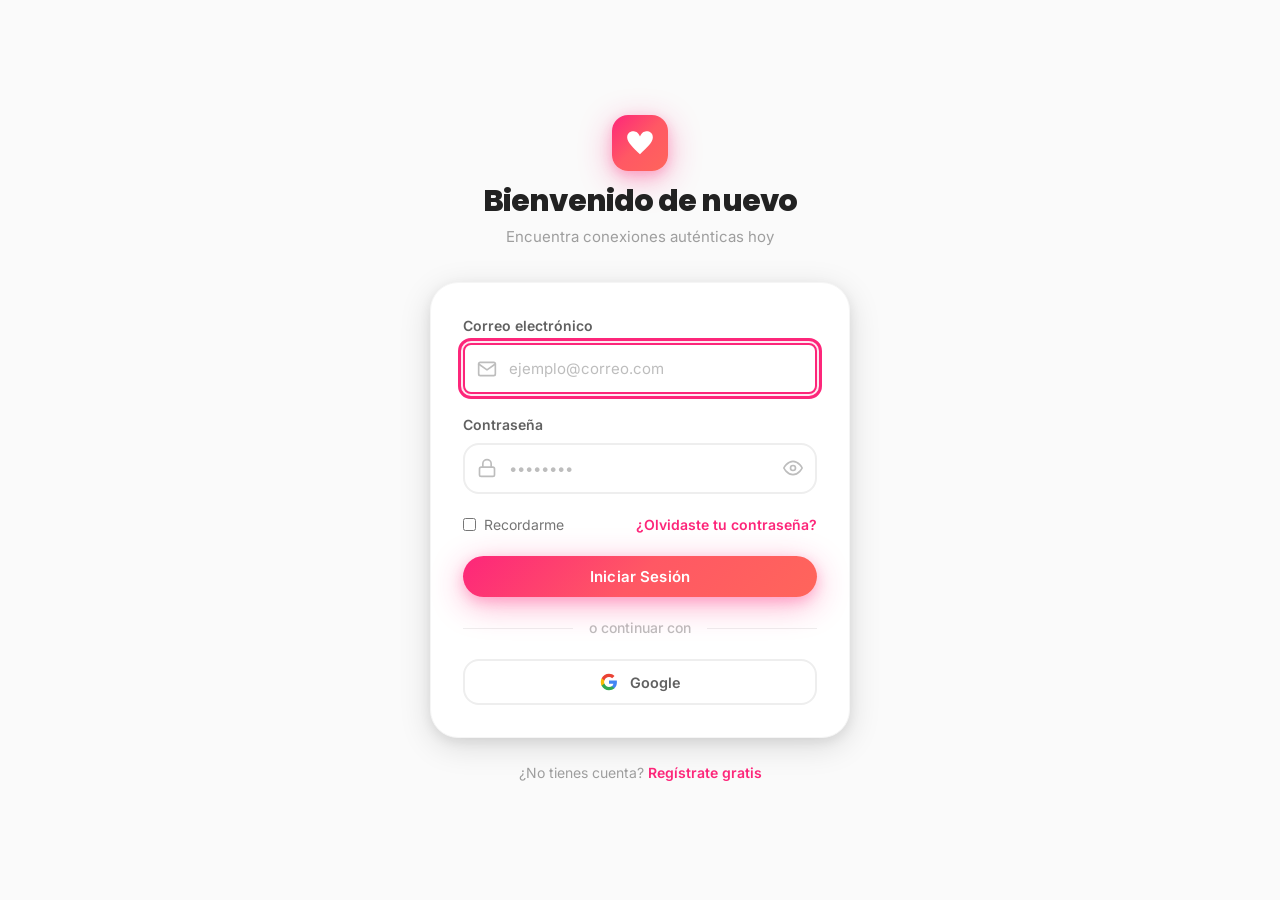
<file: profile.html>
<!DOCTYPE html>
<html lang="es">
<head>
  <meta charset="UTF-8">
  <meta name="viewport" content="width=device-width, initial-scale=1.0">
  <title>Mi Perfil — AlexitoFind</title>
  <link rel="icon" type="image/jpg" href="assets/img/logo.jpg">
  
  <!-- CSS Base & Design System -->
  <link rel="stylesheet" href="assets/css/main.css">
  <link rel="stylesheet" href="assets/css/components.css">
  <link rel="stylesheet" href="assets/css/animations.css">
  
  <style>
    .profile-layout {
      max-width: 580px;
      margin: 0 auto;
      padding: var(--af-s5) var(--af-s4) var(--af-s16);
      display: flex;
      flex-direction: column;
      gap: var(--af-s6);
    }

    /* Top profile card header */
    .profile-hero {
      background: white;
      border-radius: var(--af-r-2xl);
      padding: var(--af-s6);
      border: 1px solid var(--af-gray-100);
      box-shadow: var(--af-shadow-sm);
      text-align: center;
      display: flex;
      flex-direction: column;
      align-items: center;
      position: relative;
    }

    .hero-avatar-wrap {
      position: relative;
      margin-bottom: var(--af-s4);
    }

    .hero-avatar {
      width: 110px;
      height: 110px;
      border-radius: 50%;
      object-fit: cover;
      border: 4px solid white;
      box-shadow: var(--af-shadow-md);
    }

    .verified-badge {
      position: absolute;
      bottom: 2px;
      right: 2px;
      background: white;
      border-radius: 50%;
      width: 26px;
      height: 26px;
      display: flex;
      align-items: center;
      justify-content: center;
      box-shadow: var(--af-shadow-sm);
    }

    .hero-name {
      font-family: var(--af-font-display);
      font-size: 1.5rem;
      font-weight: 800;
      color: var(--af-dark);
      display: flex;
      align-items: center;
      gap: 6px;
    }

    .hero-location {
      font-size: 0.875rem;
      color: var(--af-gray-500);
      margin-top: 4px;
      display: flex;
      align-items: center;
      gap: 4px;
    }

    /* Stats row */
    .profile-stats-row {
      display: grid;
      grid-template-columns: repeat(3, 1fr);
      width: 100%;
      border-top: 1px solid var(--af-gray-100);
      margin-top: var(--af-s5);
      padding-top: var(--af-s5);
    }

    /* Photos list */
    .photo-add-card {
      background: var(--af-gray-100);
      border: 2px dashed var(--af-gray-300);
      border-radius: var(--af-r-xl);
      aspect-ratio: 1;
      display: flex;
      flex-direction: column;
      align-items: center;
      justify-content: center;
      cursor: pointer;
      color: var(--af-gray-500);
      font-size: 0.8125rem;
      font-weight: 600;
      gap: 6px;
      transition: all var(--af-base) var(--af-ease);
    }

    .photo-add-card:hover {
      background: rgba(253,38,122,0.05);
      border-color: var(--af-primary);
      color: var(--af-primary);
    }

    /* Modal inputs styling */
    .edit-modal-form {
      display: flex;
      flex-direction: column;
      gap: var(--af-s4);
    }
  </style>
</head>
<body>

  <div class="af-page">
    <!-- Topbar for Mobile -->
    <header class="af-topbar af-mobile-only" role="banner">
      <div class="af-topbar-inner">
        <div class="af-topbar-logo">
          <svg width="20" height="20" viewBox="0 0 24 24" fill="var(--af-primary)">
            <path d="M12 21.593c-5.63-5.539-11-10.297-11-14.402 0-3.791 3.068-5.191 5.281-5.191 1.312 0 4.151.501 5.719 4.457 1.59-3.968 4.464-4.447 5.726-4.447 2.54 0 5.274 1.621 5.274 5.181 0 4.069-5.136 8.625-11 14.402z"/>
          </svg>
          <span class="af-topbar-logo-text">AlexitoFind</span>
        </div>
      </div>
    </header>

    <!-- Sidebar injected here -->
    <div id="sidebar-container"></div>

    <!-- Main Content Area -->
    <main class="af-page-content" role="main">
      <div class="profile-layout">
        
        <!-- Hero Profile Card -->
        <section class="profile-hero">
          <div class="hero-avatar-wrap">
            <img class="hero-avatar" src="" alt="Alexito" id="p-avatar">
            <div class="verified-badge" id="p-verified" style="display:none">
              <svg width="16" height="16" viewBox="0 0 24 24" fill="none" stroke="#00C897" stroke-width="3" stroke-linecap="round" stroke-linejoin="round"><path d="M9 12l2 2 4-4m5.618-4.016A11.955 11.955 0 0112 2.944a11.955 11.955 0 01-8.618 3.04A12.02 12.02 0 003 9c0 5.591 3.824 10.29 9 11.622 5.176-1.332 9-6.03 9-11.622 0-1.042-.133-2.052-.382-3.016z"/></svg>
            </div>
          </div>
          
          <h2 class="hero-name" id="p-name">Cargando...</h2>
          
          <div class="hero-location" id="p-location">
            <svg width="14" height="14" viewBox="0 0 24 24" fill="none" stroke="currentColor" stroke-width="2" stroke-linecap="round" stroke-linejoin="round"><path d="M21 10c0 7-9 13-9 13s-9-6-9-13a9 9 0 0118 0z"/><circle cx="12" cy="10" r="3"/></svg>
            <span>-</span>
          </div>

          <div style="margin-top:var(--af-s4); display:flex; gap:8px">
            <button class="af-btn af-btn-ghost af-btn-sm" onclick="openEditModal()">
              <span>Editar Perfil</span>
            </button>
          </div>

          <!-- Stats Row -->
          <div class="profile-stats-row">
            <div class="af-stat">
              <span class="af-stat-value" id="p-stat-matches">0</span>
              <span class="af-stat-label">Matches</span>
            </div>
            <div class="af-stat" style="border-left:1px solid var(--af-gray-100); border-right:1px solid var(--af-gray-100)">
              <span class="af-stat-value" id="p-stat-likes">0</span>
              <span class="af-stat-label">Me Gusta</span>
            </div>
            <div class="af-stat">
              <span class="af-stat-value" id="p-stat-views">0</span>
              <span class="af-stat-label">Visitas</span>
            </div>
          </div>
        </section>

        <!-- Gallery / Photos Section -->
        <section class="af-info-card">
          <div class="af-section-header">
            <h3 class="af-section-title">Mis Fotos</h3>
            <span class="af-section-label" style="font-size:0.75rem; color:var(--af-gray-400)">Máx. 6 fotos</span>
          </div>
          
          <div style="display:grid; grid-template-columns: repeat(3, 1fr); gap:12px; margin-top:8px;" id="photos-grid">
            <!-- User Photos loaded here dynamically -->
            <div class="photo-add-card" onclick="triggerAddPhoto()" id="add-photo-btn">
              <span style="font-size:1.5rem">+</span>
              <span>Añadir</span>
            </div>
          </div>
        </section>

        <!-- Biography Section -->
        <section class="af-info-card">
          <div class="af-section-header">
            <h3 class="af-section-title">Biografía</h3>
          </div>
          <p id="p-bio" style="font-size:0.9rem; color:var(--af-gray-700); line-height:1.6; white-space:pre-wrap;">-</p>
        </section>

        <!-- Interests Section -->
        <section class="af-info-card">
          <div class="af-section-header">
            <h3 class="af-section-title">Mis Intereses</h3>
            <span class="af-section-link" onclick="openInterestsModal()">Editar</span>
          </div>
          <div style="display:flex; flex-wrap:wrap; gap:8px; margin-top:8px" id="p-interests">
            <!-- Loaded dynamically -->
          </div>
        </section>

      </div>
    </main>

    <!-- Bottom Navigation for Mobile -->
    <div id="bottom-nav-container"></div>
  </div>

  <!-- Hidden Custom Edit Profile Modal Overlay -->
  <div class="af-modal-overlay" id="editProfileModal">
    <div class="af-modal">
      <div class="af-modal-handle" onclick="closeEditModal()"></div>
      <h3 class="af-modal-title">Editar Perfil</h3>
      <div class="af-modal-body">
        <form class="edit-modal-form" id="editProfileForm">
          <div class="af-input-group">
            <label class="af-label" for="edit-name">Nombre</label>
            <input class="af-input" type="text" id="edit-name" required>
          </div>
          <div class="af-input-group">
            <label class="af-label" for="edit-lastname">Apellido</label>
            <input class="af-input" type="text" id="edit-lastname" required>
          </div>
          <div class="af-input-group">
            <label class="af-label" for="edit-bio">Biografía</label>
            <textarea class="af-input af-textarea" id="edit-bio" rows="4" required></textarea>
          </div>
          <div class="af-input-group">
            <label class="af-label" for="edit-city">Ciudad</label>
            <input class="af-input" type="text" id="edit-city" required>
          </div>
          
          <div style="display:flex; gap:12px; margin-top:12px">
            <button type="button" class="af-btn af-btn-secondary af-btn-full" onclick="closeEditModal()">Cancelar</button>
            <button type="submit" class="af-btn af-btn-primary af-btn-full">Guardar</button>
          </div>
        </form>
      </div>
    </div>
  </div>

  <!-- Predefined Pre-selected Interests Modal -->
  <div class="af-modal-overlay" id="editInterestsModal">
    <div class="af-modal">
      <div class="af-modal-handle" onclick="closeInterestsModal()"></div>
      <h3 class="af-modal-title">Intereses</h3>
      <div class="af-modal-body">
        <p style="font-size:0.8rem;color:var(--af-gray-500);margin-bottom:16px">Selecciona los intereses que te identifican:</p>
        <div style="display:flex; flex-wrap:wrap; gap:8px; max-height:220px; overflow-y:auto; padding:4px;" id="interests-selection-list">
          <!-- pre-defined interests checkboxes -->
        </div>
        <div style="display:flex; gap:12px; margin-top:20px">
          <button type="button" class="af-btn af-btn-secondary af-btn-full" onclick="closeInterestsModal()">Cancelar</button>
          <button type="button" class="af-btn af-btn-primary af-btn-full" onclick="saveInterests()">Guardar</button>
        </div>
      </div>
    </div>
  </div>

  <!-- Component scripts -->
  <script src="assets/js/data.js"></script>
  <script src="assets/js/app.js"></script>
  <script src="assets/js/components.js"></script>

  <script>
    const availableInterests = [
      '🎵 Música', '✈️ Viajes', '📸 Fotografía', '🍕 Gastronomía', '🎮 Gaming', 
      '🏋️ Fitness', '🎨 Arte', '☕ Café', '🌊 Playa', '📚 Lectura', 
      '💃 Baile', '🧠 Psicología', '🎬 Cine', '🍜 Cocina', '🧘 Yoga', 
      '🏔️ Montañismo', '🏄 Surf', '🚀 Startups'
    ];

    let selectedInterests = [];

    document.addEventListener('DOMContentLoaded', () => {
      // Check auth
      if (localStorage.getItem('af_logged_in') !== 'true') {
        window.location.href = 'login.html';
        return;
      }

      // Render components
      document.getElementById('sidebar-container').innerHTML = buildSidebar('profile');
      document.getElementById('bottom-nav-container').innerHTML = buildBottomNav('profile');
      Navigation.updateBadges();

      // Read profile data
      loadProfileData();

      // Hook submit form
      document.getElementById('editProfileForm').addEventListener('submit', (e) => {
        e.preventDefault();
        
        const name = document.getElementById('edit-name').value.trim();
        const lastName = document.getElementById('edit-lastname').value.trim();
        const bio = document.getElementById('edit-bio').value.trim();
        const city = document.getElementById('edit-city').value.trim();

        if (name && lastName && bio && city) {
          CURRENT_USER.name = name;
          CURRENT_USER.lastName = lastName;
          CURRENT_USER.bio = bio;
          CURRENT_USER.city = city;

          loadProfileData();
          closeEditModal();
          Toast.success('Perfil actualizado correctamente');
        }
      });
    });

    function loadProfileData() {
      const u = CURRENT_USER;
      
      // Update Hero Card
      document.getElementById('p-avatar').src = u.avatar;
      document.getElementById('p-avatar').onerror = () => { document.getElementById('p-avatar').src = generateAvatarSVG(u.name, 110); };
      
      if (u.verified) {
        document.getElementById('p-verified').style.display = 'flex';
      }

      document.getElementById('p-name').innerHTML = `${u.name} ${u.lastName}, ${u.age} ${u.premium ? '<span style="font-size:0.75rem;background:linear-gradient(90deg, #F59E0B 0%, #D97706 100%);color:white;padding:3px 8px;border-radius:99px;font-weight:700;margin-left:6px">PLUS</span>' : ''}`;
      document.getElementById('p-location').querySelector('span').textContent = `${u.city}, ${u.country}`;

      // Load Stats
      document.getElementById('p-stat-matches').textContent = u.stats.matches;
      document.getElementById('p-stat-likes').textContent = u.stats.likes;
      document.getElementById('p-stat-views').textContent = u.stats.views;

      // Load Bio
      document.getElementById('p-bio').textContent = u.bio;

      // Load Interests
      const interestsWrap = document.getElementById('p-interests');
      interestsWrap.innerHTML = u.interests.map(i => `<span class="af-chip">${i}</span>`).join('');
      selectedInterests = [...u.interests];

      // Load Gallery
      renderGallery();
    }

    function renderGallery() {
      const grid = document.getElementById('photos-grid');
      const addCard = document.getElementById('add-photo-btn');
      
      // Clean existing photos but keep the add button
      grid.querySelectorAll('.af-photo-grid-item').forEach(el => el.remove());

      CURRENT_USER.photos.forEach((photoUrl, idx) => {
        const item = document.createElement('div');
        item.className = 'af-photo-grid-item af-hover-scale';
        item.style.position = 'relative';
        item.style.borderRadius = 'var(--af-r-xl)';
        item.style.overflow = 'hidden';
        item.style.aspectRatio = '1';
        item.innerHTML = `
          <img src="${photoUrl}" alt="Foto ${idx + 1}" style="width:100%;height:100%;object-fit:cover"
            onerror="this.src='${generateAvatarSVG(CURRENT_USER.name, 120)}'">
          ${idx > 0 ? `<button onclick="deletePhoto(${idx}); event.stopPropagation();" 
            style="position:absolute;top:6px;right:6px;background:rgba(0,0,0,0.5);color:white;
                   border-radius:50%;width:22px;height:22px;display:flex;align-items:center;
                   justify-content:center;font-size:10px;font-weight:700">✕</button>` : ''}
        `;
        grid.insertBefore(item, addCard);
      });

      // Hide add button if maximum pictures (6) reached
      if (CURRENT_USER.photos.length >= 6) {
        addCard.style.display = 'none';
      } else {
        addCard.style.display = 'flex';
      }
    }

    function deletePhoto(idx) {
      CURRENT_USER.photos.splice(idx, 1);
      renderGallery();
      Toast.show('🗑️ Foto eliminada', 'default', 1800);
    }

    function triggerAddPhoto() {
      // Predefined sample images to simulate upload
      const simulatedImages = [
        'https://images.unsplash.com/photo-1506744038136-46273834b3fb?w=400&q=80',
        'https://images.unsplash.com/photo-1470071459604-3b5ec3a7fe05?w=400&q=80',
        'https://images.unsplash.com/photo-1447752875215-b2761acb3c5d?w=400&q=80',
        'https://images.unsplash.com/photo-1472214222541-d510753a49fa?w=400&q=80'
      ];
      
      const nextPhoto = simulatedImages[Math.floor(Math.random() * simulatedImages.length)];
      
      Loader.show('Subiendo foto...');
      setTimeout(() => {
        Loader.hide();
        CURRENT_USER.photos.push(nextPhoto);
        renderGallery();
        Toast.success('Foto subida con éxito');
      }, 1200);
    }

    // Modal Edit Profile Controllers
    function openEditModal() {
      const u = CURRENT_USER;
      document.getElementById('edit-name').value = u.name;
      document.getElementById('edit-lastname').value = u.lastName;
      document.getElementById('edit-bio').value = u.bio;
      document.getElementById('edit-city').value = u.city;

      Modal.open('editProfileModal');
    }

    function closeEditModal() {
      Modal.close('editProfileModal');
    }

    // Modal Interests Controllers
    function openInterestsModal() {
      const list = document.getElementById('interests-selection-list');
      
      list.innerHTML = availableInterests.map(interest => {
        const isSelected = selectedInterests.includes(interest);
        return `
          <div class="af-interest-pill${isSelected ? ' selected' : ''}" 
               onclick="toggleInterestSelection(this, '${interest}')">
            ${interest}
          </div>
        `;
      }).join('');

      Modal.open('editInterestsModal');
    }

    function toggleInterestSelection(element, interest) {
      if (selectedInterests.includes(interest)) {
        selectedInterests = selectedInterests.filter(i => i !== interest);
        element.classList.remove('selected');
      } else {
        selectedInterests.push(interest);
        element.classList.add('selected');
      }
    }

    function closeInterestsModal() {
      Modal.close('editInterestsModal');
    }

    function saveInterests() {
      CURRENT_USER.interests = [...selectedInterests];
      loadProfileData();
      closeInterestsModal();
      Toast.success('Intereses actualizados');
    }
  </script>
</body>
</html>
</file>
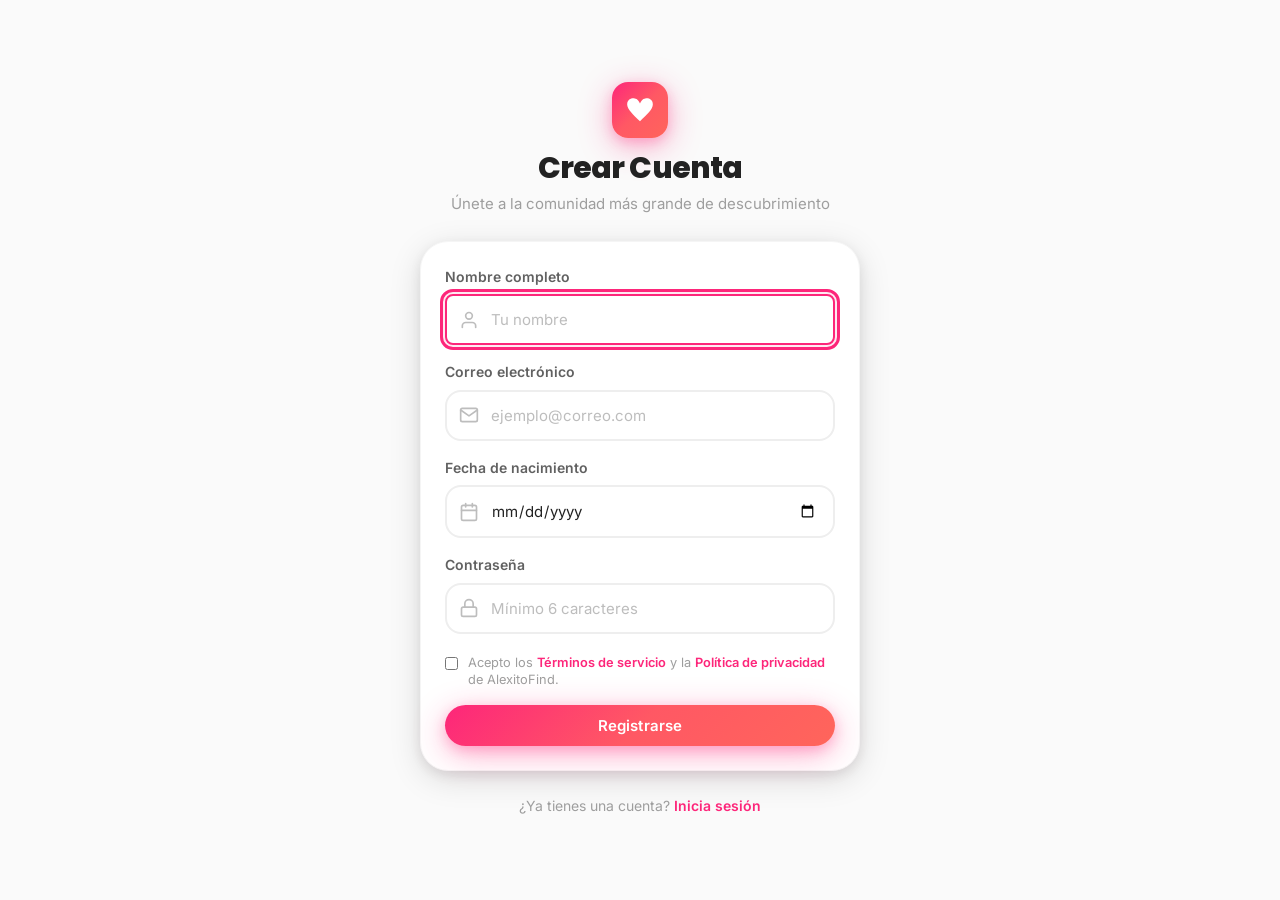
<file: register.html>
<!DOCTYPE html>
<html lang="es">
<head>
  <meta charset="UTF-8">
  <meta name="viewport" content="width=device-width, initial-scale=1.0">
  <title>Registrarse — AlexitoFind</title>
  <link rel="icon" type="image/jpg" href="assets/img/logo.jpg">
  
  <!-- CSS Base & Design System -->
  <link rel="stylesheet" href="assets/css/main.css">
  <link rel="stylesheet" href="assets/css/components.css">
  <link rel="stylesheet" href="assets/css/animations.css">
  
  <style>
    body {
      background: var(--af-gray-50);
      min-height: 100vh;
      display: flex;
      align-items: center;
      justify-content: center;
      padding: var(--af-s4);
    }

    .register-container {
      width: 100%;
      max-width: 440px;
      animation: slideUp var(--af-slow) var(--af-spring) both;
    }

    .register-header {
      text-align: center;
      margin-bottom: var(--af-s6);
    }

    .register-logo {
      display: inline-flex;
      align-items: center;
      justify-content: center;
      width: 56px;
      height: 56px;
      background: var(--af-gradient);
      border-radius: var(--af-r-lg);
      margin-bottom: var(--af-s3);
      box-shadow: var(--af-shadow-brand);
    }

    .register-title {
      font-family: var(--af-font-display);
      font-size: 1.875rem;
      font-weight: 800;
      letter-spacing: -0.03em;
      margin-bottom: 6px;
    }

    .register-subtitle {
      font-size: 0.9375rem;
      color: var(--af-gray-500);
    }

    .register-card {
      background: white;
      border-radius: var(--af-r-2xl);
      padding: var(--af-s6);
      box-shadow: var(--af-shadow-lg);
      border: 1px solid var(--af-gray-100);
    }

    .register-form {
      display: flex;
      flex-direction: column;
      gap: var(--af-s4);
    }

    .register-footer {
      text-align: center;
      margin-top: var(--af-s6);
      font-size: 0.875rem;
      color: var(--af-gray-500);
    }

    .register-footer a {
      color: var(--af-primary);
      font-weight: 600;
      transition: opacity var(--af-fast) var(--af-ease);
    }

    .register-footer a:hover {
      opacity: 0.8;
      text-decoration: underline;
    }

    .terms-text {
      font-size: 0.8rem;
      color: var(--af-gray-500);
      line-height: 1.4;
    }
  </style>
</head>
<body>

  <div class="register-container">
    <div class="register-header">
      <div class="register-logo">
        <svg width="28" height="28" viewBox="0 0 24 24" fill="white">
          <path d="M12 21.593c-5.63-5.539-11-10.297-11-14.402 0-3.791 3.068-5.191 5.281-5.191 1.312 0 4.151.501 5.719 4.457 1.59-3.968 4.464-4.447 5.726-4.447 2.54 0 5.274 1.621 5.274 5.181 0 4.069-5.136 8.625-11 14.402z"/>
        </svg>
      </div>
      <h2 class="register-title">Crear Cuenta</h2>
      <p class="register-subtitle">Únete a la comunidad más grande de descubrimiento</p>
    </div>

    <div class="register-card">
      <form class="register-form" id="registerForm" novalidate>
        <div class="af-input-group">
          <label class="af-label" for="name">Nombre completo</label>
          <div class="af-input-wrapper">
            <span class="af-input-icon-left">
              <svg width="20" height="20" viewBox="0 0 24 24" fill="none" stroke="currentColor" stroke-width="2" stroke-linecap="round" stroke-linejoin="round"><path d="M20 21v-2a4 4 0 0 0-4-4H8a4 4 0 0 0-4 4v2"/><circle cx="12" cy="7" r="4"/></svg>
            </span>
            <input class="af-input has-icon-left" type="text" id="name" placeholder="Tu nombre" required>
          </div>
          <div class="af-input-error" id="nameError" style="display:none"></div>
        </div>

        <div class="af-input-group">
          <label class="af-label" for="email">Correo electrónico</label>
          <div class="af-input-wrapper">
            <span class="af-input-icon-left">
              <svg width="20" height="20" viewBox="0 0 24 24" fill="none" stroke="currentColor" stroke-width="2" stroke-linecap="round" stroke-linejoin="round"><path d="M4 4h16c1.1 0 2 .9 2 2v12c0 1.1-.9 2-2 2H4c-1.1 0-2-.9-2-2V6c0-1.1.9-2 2-2z"/><polyline points="22,6 12,13 2,6"/></svg>
            </span>
            <input class="af-input has-icon-left" type="email" id="email" placeholder="ejemplo@correo.com" required>
          </div>
          <div class="af-input-error" id="emailError" style="display:none"></div>
        </div>

        <div style="display:grid;grid-template-columns:1fr;gap:var(--af-s4)">
          <div class="af-input-group">
            <label class="af-label" for="birthdate">Fecha de nacimiento</label>
            <div class="af-input-wrapper">
              <span class="af-input-icon-left">
                <svg width="20" height="20" viewBox="0 0 24 24" fill="none" stroke="currentColor" stroke-width="2" stroke-linecap="round" stroke-linejoin="round"><rect x="3" y="4" width="18" height="18" rx="2" ry="2"/><line x1="16" y1="2" x2="16" y2="6"/><line x1="8" y1="2" x2="8" y2="6"/><line x1="3" y1="10" x2="21" y2="10"/></svg>
              </span>
              <input class="af-input has-icon-left" type="date" id="birthdate" required>
            </div>
            <div class="af-input-error" id="birthdateError" style="display:none"></div>
          </div>
        </div>

        <div class="af-input-group">
          <label class="af-label" for="password">Contraseña</label>
          <div class="af-input-wrapper">
            <span class="af-input-icon-left">
              <svg width="20" height="20" viewBox="0 0 24 24" fill="none" stroke="currentColor" stroke-width="2" stroke-linecap="round" stroke-linejoin="round"><rect x="3" y="11" width="18" height="11" rx="2" ry="2"/><path d="M7 11V7a5 5 0 0 1 10 0v4"/></svg>
            </span>
            <input class="af-input has-icon-left" type="password" id="password" placeholder="Mínimo 6 caracteres" required>
          </div>
          <div class="af-input-error" id="passwordError" style="display:none"></div>
        </div>

        <div style="display:flex;align-items:flex-start;gap:10px;margin-top:4px">
          <input type="checkbox" id="terms" style="accent-color:var(--af-primary);margin-top:3px" required>
          <label class="terms-text" for="terms">
            Acepto los <a href="#" style="color:var(--af-primary);font-weight:600">Términos de servicio</a> y la <a href="#" style="color:var(--af-primary);font-weight:600">Política de privacidad</a> de AlexitoFind.
          </label>
        </div>
        <div class="af-input-error" id="termsError" style="display:none"></div>

        <button class="af-btn af-btn-primary af-btn-full" type="submit" id="submitBtn">
          <span>Registrarse</span>
        </button>
      </form>
    </div>

    <div class="register-footer">
      ¿Ya tienes una cuenta? <a href="login.html">Inicia sesión</a>
    </div>
  </div>

  <!-- Component scripts -->
  <script src="assets/js/data.js"></script>
  <script src="assets/js/components.js"></script>
  
  <script>
    document.addEventListener('DOMContentLoaded', () => {
      const form = document.getElementById('registerForm');
      const nameInput = document.getElementById('name');
      const emailInput = document.getElementById('email');
      const birthdateInput = document.getElementById('birthdate');
      const passwordInput = document.getElementById('password');
      const termsInput = document.getElementById('terms');

      const nameError = document.getElementById('nameError');
      const emailError = document.getElementById('emailError');
      const birthdateError = document.getElementById('birthdateError');
      const passwordError = document.getElementById('passwordError');
      const termsError = document.getElementById('termsError');

      // Autofocus first input
      nameInput.focus();

      // Submit listener
      form.addEventListener('submit', (e) => {
        e.preventDefault();

        let isValid = true;

        // Reset error messages and borders
        [nameInput, emailInput, birthdateInput, passwordInput].forEach(inp => inp.classList.remove('is-error'));
        [nameError, emailError, birthdateError, passwordError, termsError].forEach(err => err.style.display = 'none');

        // Validate name
        const nameVal = nameInput.value.trim();
        if (!nameVal) {
          nameInput.classList.add('is-error');
          nameError.textContent = 'El nombre es obligatorio';
          nameError.style.display = 'flex';
          isValid = false;
        }

        // Validate email
        const emailVal = emailInput.value.trim();
        if (!emailVal) {
          emailInput.classList.add('is-error');
          emailError.textContent = 'El correo electrónico es obligatorio';
          emailError.style.display = 'flex';
          isValid = false;
        } else if (!/^[^\s@]+@[^\s@]+\.[^\s@]+$/.test(emailVal)) {
          emailInput.classList.add('is-error');
          emailError.textContent = 'Ingresa un correo electrónico válido';
          emailError.style.display = 'flex';
          isValid = false;
        }

        // Validate birthdate (Must be 18+ years old)
        const birthdateVal = birthdateInput.value;
        if (!birthdateVal) {
          birthdateInput.classList.add('is-error');
          birthdateError.textContent = 'La fecha de nacimiento es obligatoria';
          birthdateError.style.display = 'flex';
          isValid = false;
        } else {
          const birthDate = new Date(birthdateVal);
          const today = new Date();
          let age = today.getFullYear() - birthDate.getFullYear();
          const m = today.getMonth() - birthDate.getMonth();
          if (m < 0 || (m === 0 && today.getDate() < birthDate.getDate())) {
            age--;
          }
          if (age < 18) {
            birthdateInput.classList.add('is-error');
            birthdateError.textContent = 'Debes tener al menos 18 años para usar esta aplicación';
            birthdateError.style.display = 'flex';
            isValid = false;
          }
        }

        // Validate password
        const passwordVal = passwordInput.value.trim();
        if (!passwordVal) {
          passwordInput.classList.add('is-error');
          passwordError.textContent = 'La contraseña es obligatoria';
          passwordError.style.display = 'flex';
          isValid = false;
        } else if (passwordVal.length < 6) {
          passwordInput.classList.add('is-error');
          passwordError.textContent = 'La contraseña debe tener al menos 6 caracteres';
          passwordError.style.display = 'flex';
          isValid = false;
        }

        // Validate terms
        if (!termsInput.checked) {
          termsError.textContent = 'Debes aceptar los términos y condiciones';
          termsError.style.display = 'flex';
          isValid = false;
        }

        if (isValid) {
          Loader.show('Creando tu cuenta...');
          
          setTimeout(() => {
            Loader.hide();
            // Simulate saving user state
            localStorage.setItem('af_logged_in', 'true');
            Toast.success('¡Registro exitoso! Creando perfil...');
            
            setTimeout(() => {
              window.location.href = 'dashboard.html';
            }, 1000);
          }, 1500);
        }
      });
    });
  </script>
</body>
</html>
</file>
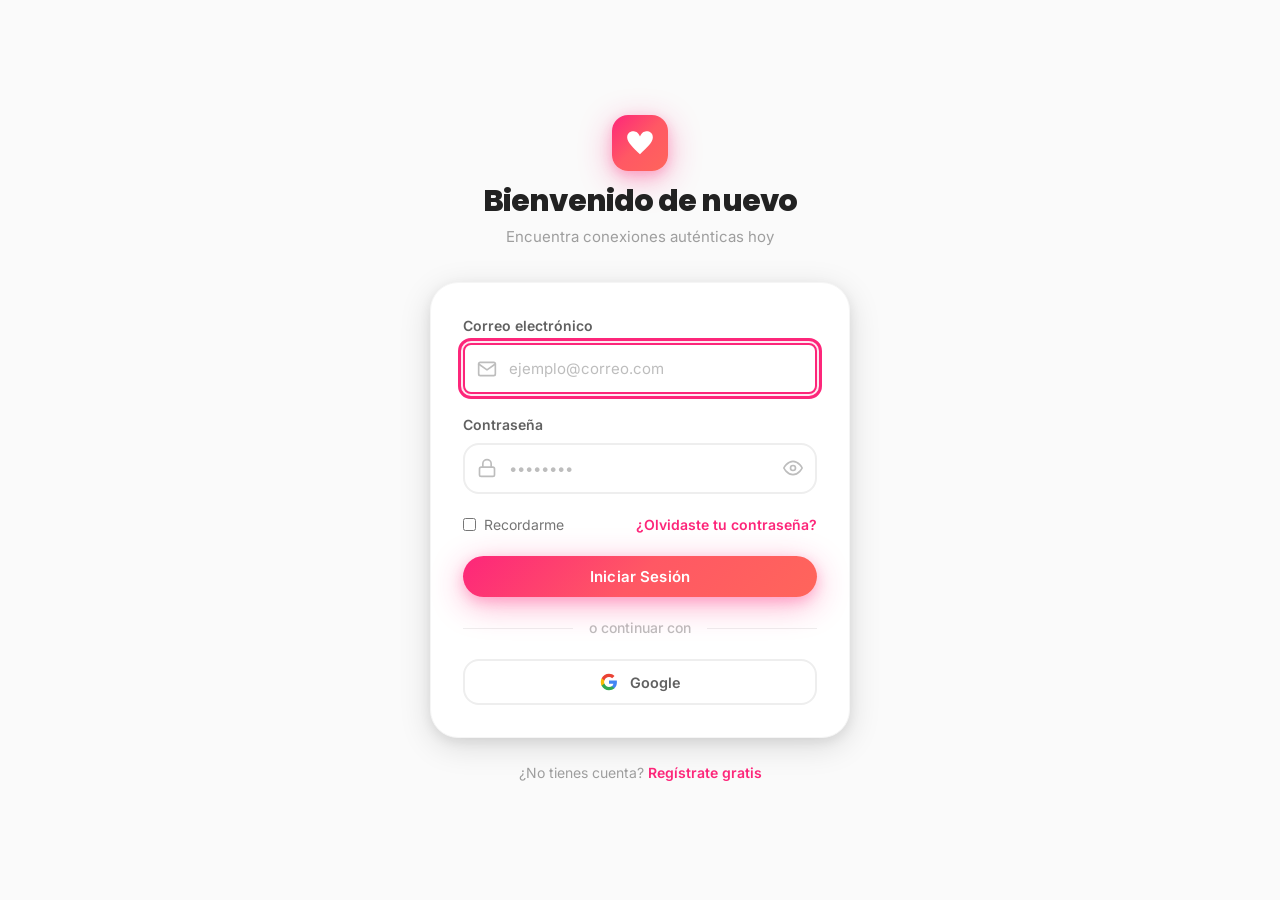
<file: settings.html>
<!DOCTYPE html>
<html lang="es">
<head>
  <meta charset="UTF-8">
  <meta name="viewport" content="width=device-width, initial-scale=1.0">
  <title>Configuración — AlexitoFind</title>
  <link rel="icon" type="image/jpg" href="assets/img/logo.jpg">
  
  <!-- CSS Base & Design System -->
  <link rel="stylesheet" href="assets/css/main.css">
  <link rel="stylesheet" href="assets/css/components.css">
  <link rel="stylesheet" href="assets/css/animations.css">
  
  <style>
    .settings-layout {
      max-width: 580px;
      margin: 0 auto;
      padding: var(--af-s5) var(--af-s4) var(--af-s16);
      display: flex;
      flex-direction: column;
    }

    .settings-header {
      margin-bottom: var(--af-s5);
    }

    .settings-header h1 {
      font-size: 1.5rem;
      font-weight: 800;
      letter-spacing: -0.03em;
    }

    /* Range output style */
    .slider-output-val {
      font-weight: 700;
      color: var(--af-primary);
      font-size: 0.9rem;
    }

    /* Radios grid for discovery */
    .showme-selector {
      display: grid;
      grid-template-columns: repeat(3, 1fr);
      gap: var(--af-s2);
      width: 100%;
      margin-top: 8px;
    }

    .showme-option {
      border: 2px solid var(--af-gray-200);
      border-radius: var(--af-r-lg);
      padding: 10px;
      text-align: center;
      font-size: 0.875rem;
      font-weight: 600;
      color: var(--af-gray-600);
      cursor: pointer;
      transition: all var(--af-base) var(--af-ease);
    }

    .showme-option.active {
      border-color: var(--af-primary);
      color: var(--af-primary);
      background: rgba(253,38,122,0.04);
    }
  </style>
</head>
<body>

  <div class="af-page">
    <!-- Topbar for Mobile -->
    <header class="af-topbar af-mobile-only" role="banner">
      <div class="af-topbar-inner">
        <div class="af-topbar-logo">
          <svg width="20" height="20" viewBox="0 0 24 24" fill="var(--af-primary)">
            <path d="M12 21.593c-5.63-5.539-11-10.297-11-14.402 0-3.791 3.068-5.191 5.281-5.191 1.312 0 4.151.501 5.719 4.457 1.59-3.968 4.464-4.447 5.726-4.447 2.54 0 5.274 1.621 5.274 5.181 0 4.069-5.136 8.625-11 14.402z"/>
          </svg>
          <span class="af-topbar-logo-text">AlexitoFind</span>
        </div>
      </div>
    </header>

    <!-- Sidebar injected here -->
    <div id="sidebar-container"></div>

    <!-- Main Content Area -->
    <main class="af-page-content" role="main">
      <div class="settings-layout">
        
        <div class="settings-header">
          <h1>Configuración</h1>
        </div>

        <!-- Section Discovery -->
        <div class="af-settings-section">
          <div class="af-settings-section-title">Ajustes de Descubrimiento</div>
          
          <!-- Max Distance Slider -->
          <div class="af-settings-item" style="flex-direction:column; align-items:stretch; gap:12px">
            <div style="display:flex; justify-content:space-between; align-items:center">
              <span class="af-settings-item-label" style="font-weight:600">Distancia máxima</span>
              <span class="slider-output-val" id="distance-val">50 km</span>
            </div>
            <input class="af-range" type="range" id="setting-distance" min="2" max="160" value="50" oninput="updateDistance(this.value)">
          </div>

          <!-- Age Min Slider -->
          <div class="af-settings-item" style="flex-direction:column; align-items:stretch; gap:12px">
            <div style="display:flex; justify-content:space-between; align-items:center">
              <span class="af-settings-item-label" style="font-weight:600">Edad mínima</span>
              <span class="slider-output-val" id="age-min-val">20 años</span>
            </div>
            <input class="af-range" type="range" id="setting-age-min" min="18" max="70" value="20" oninput="updateAgeMin(this.value)">
          </div>

          <!-- Age Max Slider -->
          <div class="af-settings-item" style="flex-direction:column; align-items:stretch; gap:12px">
            <div style="display:flex; justify-content:space-between; align-items:center">
              <span class="af-settings-item-label" style="font-weight:600">Edad máxima</span>
              <span class="slider-output-val" id="age-max-val">35 años</span>
            </div>
            <input class="af-range" type="range" id="setting-age-max" min="18" max="75" value="35" oninput="updateAgeMax(this.value)">
          </div>

          <!-- Show Me selector -->
          <div class="af-settings-item" style="flex-direction:column; align-items:stretch; gap:8px">
            <span class="af-settings-item-label" style="font-weight:600">Mostrarme</span>
            <div class="showme-selector">
              <div class="showme-option" id="sm-men" onclick="setShowMe('men')">Hombres</div>
              <div class="showme-option" id="sm-women" onclick="setShowMe('women')">Mujeres</div>
              <div class="showme-option" id="sm-everyone" onclick="setShowMe('everyone')">Todos</div>
            </div>
          </div>

          <!-- Global Mode Toggle -->
          <div class="af-settings-item">
            <div class="af-settings-item-label">Modo Global</div>
            <div class="af-toggle-wrap">
              <input type="checkbox" class="af-toggle-input" id="tog-global" data-setting-key="discovery.globalMode">
              <label class="af-toggle-track" for="tog-global"></label>
              <div class="af-toggle-thumb"></div>
            </div>
          </div>

          <!-- Show on Explore Toggle -->
          <div class="af-settings-item">
            <div class="af-settings-item-label">Mostrarme en Explorar</div>
            <div class="af-toggle-wrap">
              <input type="checkbox" class="af-toggle-input" id="tog-show-exp" data-setting-key="discovery.showOnExplore">
              <label class="af-toggle-track" for="tog-show-exp"></label>
              <div class="af-toggle-thumb"></div>
            </div>
          </div>
        </div>

        <!-- Section Notifications -->
        <div class="af-settings-section">
          <div class="af-settings-section-title">Notificaciones de la App</div>
          
          <div class="af-settings-item">
            <div class="af-settings-item-label">Nuevos Matches</div>
            <div class="af-toggle-wrap">
              <input type="checkbox" class="af-toggle-input" id="tog-n-matches" data-setting-key="notifications.matches">
              <label class="af-toggle-track" for="tog-n-matches"></label>
              <div class="af-toggle-thumb"></div>
            </div>
          </div>

          <div class="af-settings-item">
            <div class="af-settings-item-label">Mensajes de Chat</div>
            <div class="af-toggle-wrap">
              <input type="checkbox" class="af-toggle-input" id="tog-n-messages" data-setting-key="notifications.messages">
              <label class="af-toggle-track" for="tog-n-messages"></label>
              <div class="af-toggle-thumb"></div>
            </div>
          </div>

          <div class="af-settings-item">
            <div class="af-settings-item-label">Me Gusta</div>
            <div class="af-toggle-wrap">
              <input type="checkbox" class="af-toggle-input" id="tog-n-likes" data-setting-key="notifications.likes">
              <label class="af-toggle-track" for="tog-n-likes"></label>
              <div class="af-toggle-thumb"></div>
            </div>
          </div>

          <div class="af-settings-item">
            <div class="af-settings-item-label">Super Likes</div>
            <div class="af-toggle-wrap">
              <input type="checkbox" class="af-toggle-input" id="tog-n-sups" data-setting-key="notifications.superLikes">
              <label class="af-toggle-track" for="tog-n-sups"></label>
              <div class="af-toggle-thumb"></div>
            </div>
          </div>

          <div class="af-settings-item">
            <div class="af-settings-item-label">Resumen por Correo</div>
            <div class="af-toggle-wrap">
              <input type="checkbox" class="af-toggle-input" id="tog-n-digest" data-setting-key="notifications.emailDigest">
              <label class="af-toggle-track" for="tog-n-digest"></label>
              <div class="af-toggle-thumb"></div>
            </div>
          </div>
        </div>

        <!-- Section Privacy -->
        <div class="af-settings-section">
          <div class="af-settings-section-title">Seguridad y Privacidad</div>

          <div class="af-settings-item">
            <div class="af-settings-item-label">Perfil Visible</div>
            <div class="af-toggle-wrap">
              <input type="checkbox" class="af-toggle-input" id="tog-p-visible" data-setting-key="privacy.profileVisible">
              <label class="af-toggle-track" for="tog-p-visible"></label>
              <div class="af-toggle-thumb"></div>
            </div>
          </div>

          <div class="af-settings-item">
            <div class="af-settings-item-label">Mostrar mi edad</div>
            <div class="af-toggle-wrap">
              <input type="checkbox" class="af-toggle-input" id="tog-p-age" data-setting-key="privacy.showAge">
              <label class="af-toggle-track" for="tog-p-age"></label>
              <div class="af-toggle-thumb"></div>
            </div>
          </div>

          <div class="af-settings-item">
            <div class="af-settings-item-label">Mostrar distancia</div>
            <div class="af-toggle-wrap">
              <input type="checkbox" class="af-toggle-input" id="tog-p-dist" data-setting-key="privacy.showDistance">
              <label class="af-toggle-track" for="tog-p-dist"></label>
              <div class="af-toggle-thumb"></div>
            </div>
          </div>

          <div class="af-settings-item">
            <div class="af-settings-item-label">Confirmación de lectura</div>
            <div class="af-toggle-wrap">
              <input type="checkbox" class="af-toggle-input" id="tog-p-read" data-setting-key="privacy.readReceipts">
              <label class="af-toggle-track" for="tog-p-read"></label>
              <div class="af-toggle-thumb"></div>
            </div>
          </div>
        </div>

        <!-- Section Account -->
        <div class="af-settings-section">
          <div class="af-settings-section-title">Cuenta</div>
          
          <div class="af-settings-item">
            <span class="af-settings-item-label">Correo electrónico</span>
            <span class="af-settings-item-value" id="account-email">-</span>
          </div>

          <div class="af-settings-item">
            <span class="af-settings-item-label">Teléfono</span>
            <span class="af-settings-item-value" id="account-phone">-</span>
          </div>

          <div class="af-settings-item">
            <span class="af-settings-item-label">Redes vinculadas</span>
            <span class="af-settings-item-value" id="account-social">-</span>
          </div>
        </div>

        <!-- Log Out and Actions -->
        <div style="display:flex; flex-direction:column; gap:12px; margin-top:20px">
          <button class="af-btn af-btn-secondary af-btn-full" onclick="logout()">
            <span>Cerrar Sesión</span>
          </button>
          <button class="af-btn af-btn-danger af-btn-full af-btn-sm" onclick="triggerDeleteAccount()">
            <span>Eliminar Cuenta</span>
          </button>
        </div>

      </div>
    </main>

    <!-- Bottom Navigation for Mobile -->
    <div id="bottom-nav-container"></div>
  </div>

  <!-- Delete Account Confirm Modal -->
  <div class="af-modal-overlay" id="deleteAccountModal">
    <div class="af-modal">
      <div class="af-modal-handle" onclick="closeDeleteModal()"></div>
      <h3 class="af-modal-title" style="color:var(--af-error)">¿Eliminar cuenta?</h3>
      <div class="af-modal-body" style="text-align:center">
        <p style="font-size:0.9rem; color:var(--af-gray-600); margin-bottom:24px; line-height:1.5">
          Esta acción es permanente y eliminará de forma irreversible todos tus matches, conversaciones y fotos subidas.
        </p>
        <div style="display:flex; gap:12px">
          <button type="button" class="af-btn af-btn-secondary af-btn-full" onclick="closeDeleteModal()">Cancelar</button>
          <button type="button" class="af-btn af-btn-danger af-btn-full" onclick="deleteAccountPermanently()">Eliminar</button>
        </div>
      </div>
    </div>
  </div>

  <!-- Component scripts -->
  <script src="assets/js/data.js"></script>
  <script src="assets/js/app.js"></script>
  <script src="assets/js/components.js"></script>

  <script>
    document.addEventListener('DOMContentLoaded', () => {
      // Check auth
      if (localStorage.getItem('af_logged_in') !== 'true') {
        window.location.href = 'login.html';
        return;
      }

      // Render components
      document.getElementById('sidebar-container').innerHTML = buildSidebar('settings');
      document.getElementById('bottom-nav-container').innerHTML = buildBottomNav('settings');
      Navigation.updateBadges();

      // Load settings
      loadSettingsData();
    });

    function loadSettingsData() {
      const s = APP_SETTINGS;

      // Sliders values
      document.getElementById('setting-distance').value = s.discovery.maxDistance;
      updateDistance(s.discovery.maxDistance);

      document.getElementById('setting-age-min').value = s.discovery.ageMin;
      updateAgeMin(s.discovery.ageMin);

      document.getElementById('setting-age-max').value = s.discovery.ageMax;
      updateAgeMax(s.discovery.ageMax);

      // Radios
      setShowMe(s.discovery.showMe, false);

      // Toggles values
      document.getElementById('tog-global').checked = s.discovery.globalMode;
      document.getElementById('tog-show-exp').checked = s.discovery.showOnExplore;
      
      document.getElementById('tog-n-matches').checked = s.notifications.matches;
      document.getElementById('tog-n-messages').checked = s.notifications.messages;
      document.getElementById('tog-n-likes').checked = s.notifications.likes;
      document.getElementById('tog-n-sups').checked = s.notifications.superLikes;
      document.getElementById('tog-n-digest').checked = s.notifications.emailDigest;

      document.getElementById('tog-p-visible').checked = s.privacy.profileVisible;
      document.getElementById('tog-p-age').checked = s.privacy.showAge;
      document.getElementById('tog-p-dist').checked = s.privacy.showDistance;
      document.getElementById('tog-p-read').checked = s.privacy.readReceipts;

      // Account info
      document.getElementById('account-email').textContent = s.account.email;
      document.getElementById('account-phone').textContent = s.account.phone;
      document.getElementById('account-social').textContent = s.account.linkedSocial.join(', ');
    }

    // Sliders callbacks
    function updateDistance(val) {
      document.getElementById('distance-val').textContent = `${val} km`;
      APP_SETTINGS.discovery.maxDistance = parseInt(val);
    }

    function updateAgeMin(val) {
      const maxVal = parseInt(document.getElementById('setting-age-max').value);
      if (parseInt(val) > maxVal) {
        document.getElementById('setting-age-min').value = maxVal;
        val = maxVal;
      }
      document.getElementById('age-min-val').textContent = `${val} años`;
      APP_SETTINGS.discovery.ageMin = parseInt(val);
    }

    function updateAgeMax(val) {
      const minVal = parseInt(document.getElementById('setting-age-min').value);
      if (parseInt(val) < minVal) {
        document.getElementById('setting-age-max').value = minVal;
        val = minVal;
      }
      document.getElementById('age-max-val').textContent = `${val} años`;
      APP_SETTINGS.discovery.ageMax = parseInt(val);
    }

    function setShowMe(val, triggerToast = true) {
      document.querySelectorAll('.showme-option').forEach(el => el.classList.remove('active'));
      
      const optionEl = document.getElementById(`sm-${val}`);
      if (optionEl) {
        optionEl.classList.add('active');
        APP_SETTINGS.discovery.showMe = val;
        
        if (triggerToast) {
          Toast.show(`✓ Búsqueda configurada: ${optionEl.textContent}`, 'success', 2000);
        }
      }
    }

    function logout() {
      Loader.show('Cerrando sesión...');
      setTimeout(() => {
        Loader.hide();
        localStorage.removeItem('af_logged_in');
        window.location.href = 'login.html';
      }, 1000);
    }

    function triggerDeleteAccount() {
      Modal.open('deleteAccountModal');
    }

    function closeDeleteModal() {
      Modal.close('deleteAccountModal');
    }

    function deleteAccountPermanently() {
      closeDeleteModal();
      Loader.show('Eliminando todos tus datos...');
      setTimeout(() => {
        Loader.hide();
        localStorage.clear();
        window.location.href = 'register.html';
      }, 1800);
    }
  </script>
</body>
</html>
</file>
<file: assets/css/main.css>
/* ============================================================
   AlexitoFind — main.css
   Design System · Variables · Typography · Base Styles
   ============================================================ */

@import url('https://fonts.googleapis.com/css2?family=Inter:ital,opsz,wght@0,14..32,300..900;1,14..32,300..900&family=Poppins:wght@400;500;600;700;800;900&display=swap');

/* ============================================================
   DESIGN TOKENS — CSS Custom Properties
   ============================================================ */
:root {
  /* ── Brand Colors ── */
  --af-primary:   #FD267A;
  --af-secondary: #FF5864;
  --af-tertiary:  #FF655B;
  --af-white:     #FFFFFF;
  --af-surface:   #F8F8F8;
  --af-dark:      #222222;

  /* ── Gradients ── */
  --af-gradient:        linear-gradient(135deg, #FD267A 0%, #FF5864 50%, #FF655B 100%);
  --af-gradient-h:      linear-gradient(90deg,  #FD267A 0%, #FF655B 100%);
  --af-gradient-v:      linear-gradient(180deg, #FD267A 0%, #FF655B 100%);
  --af-gradient-splash: linear-gradient(160deg, #FD267A 0%, #FF5864 45%, #FF655B 100%);
  --af-gradient-card:   linear-gradient(to top, rgba(0,0,0,0.88) 0%, rgba(0,0,0,0.45) 50%, transparent 100%);
  --af-gradient-glass:  linear-gradient(135deg, rgba(255,255,255,0.18) 0%, rgba(255,255,255,0.06) 100%);

  /* ── Neutral Scale ── */
  --af-gray-50:  #FAFAFA;
  --af-gray-100: #F5F5F5;
  --af-gray-200: #EEEEEE;
  --af-gray-300: #E0E0E0;
  --af-gray-400: #BDBDBD;
  --af-gray-500: #9E9E9E;
  --af-gray-600: #757575;
  --af-gray-700: #616161;
  --af-gray-800: #424242;
  --af-gray-900: #212121;

  /* ── Status Colors ── */
  --af-success: #00C897;
  --af-warning: #FFB800;
  --af-error:   #FF3B5C;
  --af-online:  #4CD964;
  --af-purple:  #8B5CF6;

  /* ── Typography ── */
  --af-font:         'Inter', -apple-system, BlinkMacSystemFont, 'Segoe UI', sans-serif;
  --af-font-display: 'Poppins', 'Inter', sans-serif;

  /* ── Spacing Scale (4px base) ── */
  --af-s1:  0.25rem;  /*  4px */
  --af-s2:  0.5rem;   /*  8px */
  --af-s3:  0.75rem;  /* 12px */
  --af-s4:  1rem;     /* 16px */
  --af-s5:  1.25rem;  /* 20px */
  --af-s6:  1.5rem;   /* 24px */
  --af-s8:  2rem;     /* 32px */
  --af-s10: 2.5rem;   /* 40px */
  --af-s12: 3rem;     /* 48px */
  --af-s16: 4rem;     /* 64px */
  --af-s20: 5rem;     /* 80px */

  /* ── Border Radius ── */
  --af-r-xs:   4px;
  --af-r-sm:   8px;
  --af-r-md:   12px;
  --af-r-lg:   16px;
  --af-r-xl:   20px;
  --af-r-2xl:  28px;
  --af-r-3xl:  36px;
  --af-r-full: 9999px;

  /* ── Shadows ── */
  --af-shadow-xs:    0 1px 2px rgba(0,0,0,0.05);
  --af-shadow-sm:    0 1px 4px rgba(0,0,0,0.07), 0 2px 8px rgba(0,0,0,0.04);
  --af-shadow-md:    0 4px 16px rgba(0,0,0,0.09), 0 2px 6px rgba(0,0,0,0.05);
  --af-shadow-lg:    0 8px 32px rgba(0,0,0,0.13), 0 4px 12px rgba(0,0,0,0.07);
  --af-shadow-xl:    0 16px 48px rgba(0,0,0,0.16), 0 8px 20px rgba(0,0,0,0.10);
  --af-shadow-2xl:   0 32px 64px rgba(0,0,0,0.20), 0 16px 32px rgba(0,0,0,0.12);
  --af-shadow-brand: 0 8px 32px rgba(253,38,122,0.38), 0 4px 12px rgba(253,38,122,0.22);
  --af-shadow-card:  0 24px 64px rgba(0,0,0,0.28), 0 8px 24px rgba(0,0,0,0.15);

  /* ── Z-Index ── */
  --z-base:    1;
  --z-sticky:  50;
  --z-nav:     100;
  --z-sidebar: 150;
  --z-modal:   200;
  --z-toast:   300;

  /* ── Easing Functions ── */
  --af-ease:     cubic-bezier(0.4, 0, 0.2, 1);
  --af-ease-out: cubic-bezier(0, 0, 0.2, 1);
  --af-ease-in:  cubic-bezier(0.4, 0, 1, 1);
  --af-spring:   cubic-bezier(0.34, 1.56, 0.64, 1);
  --af-bounce:   cubic-bezier(0.68, -0.55, 0.265, 1.55);

  /* ── Duration ── */
  --af-fast:   150ms;
  --af-base:   250ms;
  --af-slow:   400ms;
  --af-slower: 600ms;

  /* ── Layout ── */
  --af-topbar:     64px;
  --af-bottom-nav: 72px;
  --af-sidebar:    280px;
  --af-app-width:  480px;
  --af-max-width:  1440px;
}

/* ============================================================
   RESET & BASE
   ============================================================ */
*, *::before, *::after {
  box-sizing: border-box;
  margin: 0;
  padding: 0;
  -webkit-tap-highlight-color: transparent;
}

html {
  font-size: 16px;
  -webkit-text-size-adjust: 100%;
  scroll-behavior: smooth;
  height: 100%;
}

body {
  font-family: var(--af-font);
  font-size: 1rem;
  color: var(--af-dark);
  background-color: var(--af-surface);
  line-height: 1.6;
  min-height: 100%;
  overflow-x: hidden;
  -webkit-font-smoothing: antialiased;
  -moz-osx-font-smoothing: grayscale;
}

img {
  display: block;
  max-width: 100%;
  height: auto;
}

a { color: inherit; text-decoration: none; }
button { cursor: pointer; font-family: inherit; border: none; background: none; }
input, textarea, select { font-family: inherit; font-size: inherit; }
ul, ol { list-style: none; }

/* ============================================================
   SCROLLBAR
   ============================================================ */
::-webkit-scrollbar { width: 4px; height: 4px; }
::-webkit-scrollbar-track { background: transparent; }
::-webkit-scrollbar-thumb {
  background: var(--af-gray-300);
  border-radius: var(--af-r-full);
}
::-webkit-scrollbar-thumb:hover { background: var(--af-gray-400); }

/* ============================================================
   SELECTION
   ============================================================ */
::selection {
  background: rgba(253,38,122,0.18);
  color: var(--af-dark);
}

/* ============================================================
   TYPOGRAPHY
   ============================================================ */
h1, h2, h3, h4, h5, h6 {
  font-family: var(--af-font-display);
  font-weight: 700;
  line-height: 1.2;
  letter-spacing: -0.02em;
  color: var(--af-dark);
}

h1 { font-size: clamp(1.75rem, 4vw, 2.5rem); }
h2 { font-size: clamp(1.375rem, 3vw, 2rem); }
h3 { font-size: clamp(1.125rem, 2.5vw, 1.5rem); }
h4 { font-size: 1.125rem; }
h5 { font-size: 1rem; }
h6 { font-size: 0.875rem; }
p  { line-height: 1.65; }

/* ============================================================
   LAYOUT
   ============================================================ */
.af-page {
  min-height: 100vh;
  display: flex;
  flex-direction: column;
  background: var(--af-surface);
}

.af-page-content {
  flex: 1;
  padding-top: var(--af-topbar);
  padding-bottom: var(--af-bottom-nav);
  overflow-y: auto;
  -webkit-overflow-scrolling: touch;
}

.af-container {
  width: 100%;
  max-width: var(--af-max-width);
  margin: 0 auto;
  padding: 0 var(--af-s4);
}

.af-app-container {
  width: 100%;
  max-width: var(--af-app-width);
  margin: 0 auto;
}

/* Desktop layout shift */
@media (min-width: 1024px) {
  .af-page-content {
    padding-top: 0;
    padding-bottom: 0;
    padding-left: var(--af-sidebar);
  }
}

/* ============================================================
   UTILITY CLASSES
   ============================================================ */

/* Gradient text */
.af-gradient-text {
  background: var(--af-gradient);
  -webkit-background-clip: text;
  -webkit-text-fill-color: transparent;
  background-clip: text;
}

/* Glass morphism */
.af-glass {
  background: rgba(255,255,255,0.88);
  backdrop-filter: blur(20px);
  -webkit-backdrop-filter: blur(20px);
  border: 1px solid rgba(255,255,255,0.55);
}

.af-glass-dark {
  background: rgba(34,34,34,0.88);
  backdrop-filter: blur(20px);
  -webkit-backdrop-filter: blur(20px);
  border: 1px solid rgba(255,255,255,0.12);
}

/* Brand background */
.af-brand-bg { background: var(--af-gradient); }

/* Online dot */
.af-online-dot {
  display: inline-block;
  width: 10px;
  height: 10px;
  border-radius: 50%;
  background: var(--af-online);
  border: 2px solid white;
}

/* Badge */
.af-badge {
  display: inline-flex;
  align-items: center;
  justify-content: center;
  min-width: 18px;
  height: 18px;
  padding: 0 4px;
  font-size: 10px;
  font-weight: 700;
  color: white;
  background: var(--af-gradient);
  border-radius: var(--af-r-full);
  line-height: 1;
}

/* Chip */
.af-chip {
  display: inline-flex;
  align-items: center;
  gap: var(--af-s1);
  padding: 4px 12px;
  font-size: 0.75rem;
  font-weight: 600;
  border-radius: var(--af-r-full);
  background: rgba(253,38,122,0.1);
  color: var(--af-primary);
  transition: all var(--af-fast) var(--af-ease);
}

.af-chip:hover {
  background: rgba(253,38,122,0.2);
}

/* Divider */
.af-divider {
  height: 1px;
  background: var(--af-gray-200);
  margin: var(--af-s4) 0;
}

.af-divider-text {
  display: flex;
  align-items: center;
  gap: var(--af-s4);
  color: var(--af-gray-400);
  font-size: 0.875rem;
  font-weight: 500;
}

.af-divider-text::before,
.af-divider-text::after {
  content: '';
  flex: 1;
  height: 1px;
  background: var(--af-gray-200);
}

/* Stats */
.af-stat {
  display: flex;
  flex-direction: column;
  align-items: center;
  text-align: center;
}

.af-stat-value {
  font-family: var(--af-font-display);
  font-size: 1.625rem;
  font-weight: 800;
  background: var(--af-gradient);
  -webkit-background-clip: text;
  -webkit-text-fill-color: transparent;
  background-clip: text;
  line-height: 1;
}

.af-stat-label {
  font-size: 0.75rem;
  color: var(--af-gray-500);
  font-weight: 500;
  margin-top: 4px;
}

/* Empty State */
.af-empty {
  display: flex;
  flex-direction: column;
  align-items: center;
  justify-content: center;
  text-align: center;
  padding: var(--af-s12) var(--af-s6);
  gap: var(--af-s3);
}

.af-empty-icon { font-size: 3.5rem; opacity: 0.25; line-height: 1; }
.af-empty-title { font-size: 1.25rem; font-weight: 700; color: var(--af-gray-700); }
.af-empty-subtitle { font-size: 0.875rem; color: var(--af-gray-400); max-width: 260px; }

/* Section Header */
.af-section-header {
  display: flex;
  align-items: center;
  justify-content: space-between;
  margin-bottom: var(--af-s4);
}

.af-section-title {
  font-family: var(--af-font-display);
  font-size: 1.0625rem;
  font-weight: 700;
  color: var(--af-dark);
}

.af-section-link {
  font-size: 0.875rem;
  font-weight: 600;
  color: var(--af-primary);
  cursor: pointer;
  transition: opacity var(--af-fast) var(--af-ease);
}

.af-section-link:hover { opacity: 0.7; }

/* Info Card */
.af-info-card {
  background: white;
  border-radius: var(--af-r-xl);
  padding: var(--af-s5);
  box-shadow: var(--af-shadow-sm);
  border: 1px solid var(--af-gray-100);
  transition: box-shadow var(--af-base) var(--af-ease);
}

.af-info-card:hover { box-shadow: var(--af-shadow-md); }

/* Progress Bar */
.af-progress {
  height: 4px;
  background: var(--af-gray-200);
  border-radius: var(--af-r-full);
  overflow: hidden;
}

.af-progress-fill {
  height: 100%;
  background: var(--af-gradient);
  border-radius: var(--af-r-full);
  transition: width var(--af-slow) var(--af-ease-out);
}

/* Horizontal scroll list */
.af-scroll-x {
  display: flex;
  gap: var(--af-s3);
  overflow-x: auto;
  padding-bottom: var(--af-s2);
  scrollbar-width: none;
  -ms-overflow-style: none;
}

.af-scroll-x::-webkit-scrollbar { display: none; }

/* Responsive helpers */
.af-mobile-only { display: block; }
.af-desktop-only { display: none; }

@media (min-width: 768px) {
  .af-mobile-only { display: none; }
  .af-desktop-only { display: block; }
}

/* Interest Pill */
.af-interest-pill {
  display: inline-flex;
  align-items: center;
  gap: 6px;
  padding: 8px 16px;
  background: rgba(253,38,122,0.08);
  color: var(--af-primary);
  border-radius: var(--af-r-full);
  font-size: 0.875rem;
  font-weight: 600;
  transition: all var(--af-fast) var(--af-ease);
  cursor: pointer;
  border: 2px solid transparent;
}

.af-interest-pill:hover,
.af-interest-pill.selected {
  background: var(--af-primary);
  color: white;
}

/* Photo Grid */
.af-photo-grid {
  display: grid;
  grid-template-columns: repeat(3, 1fr);
  gap: 2px;
  border-radius: var(--af-r-xl);
  overflow: hidden;
}

.af-photo-grid-item {
  aspect-ratio: 1;
  overflow: hidden;
  background: var(--af-gray-200);
  cursor: pointer;
}

.af-photo-grid-item img {
  width: 100%;
  height: 100%;
  object-fit: cover;
  transition: transform var(--af-slow) var(--af-ease);
}

.af-photo-grid-item:hover img { transform: scale(1.06); }

/* Range Slider */
.af-range {
  width: 100%;
  height: 4px;
  background: var(--af-gray-200);
  border-radius: var(--af-r-full);
  outline: none;
  appearance: none;
  -webkit-appearance: none;
  cursor: pointer;
}

.af-range::-webkit-slider-thumb {
  appearance: none;
  -webkit-appearance: none;
  width: 22px;
  height: 22px;
  border-radius: 50%;
  background: var(--af-primary);
  box-shadow: var(--af-shadow-brand);
  cursor: pointer;
  transition: transform var(--af-fast) var(--af-spring);
}

.af-range::-webkit-slider-thumb:hover { transform: scale(1.2); }

/* Hover utilities */
.af-hover-lift {
  transition: transform var(--af-base) var(--af-ease), box-shadow var(--af-base) var(--af-ease);
}

.af-hover-lift:hover {
  transform: translateY(-3px);
  box-shadow: var(--af-shadow-xl);
}

.af-hover-scale {
  transition: transform var(--af-fast) var(--af-spring);
}

.af-hover-scale:hover { transform: scale(1.04); }

/* Focus Visible (Accessibility) */
:focus-visible {
  outline: 3px solid var(--af-primary);
  outline-offset: 2px;
  border-radius: var(--af-r-sm);
}
</file>
<file: assets/css/components.css>
/* ============================================================
   AlexitoFind — components.css
   UI Components: Buttons · Inputs · Avatars · Nav · Cards
   Toast · Modal · Loader · Skeleton · Dropdown · Settings
   ============================================================ */

/* ============================================================
   BUTTONS
   ============================================================ */

.af-btn {
  display: inline-flex;
  align-items: center;
  justify-content: center;
  gap: 8px;
  padding: 13px 26px;
  font-family: var(--af-font);
  font-size: 0.9375rem;
  font-weight: 600;
  line-height: 1;
  border: none;
  border-radius: var(--af-r-full);
  cursor: pointer;
  transition: all var(--af-base) var(--af-ease);
  position: relative;
  overflow: hidden;
  white-space: nowrap;
  user-select: none;
  -webkit-user-select: none;
  letter-spacing: 0.01em;
  text-decoration: none;
}

.af-btn::after {
  content: '';
  position: absolute;
  inset: 0;
  border-radius: inherit;
  background: rgba(255,255,255,0.22);
  opacity: 0;
  transition: opacity var(--af-fast) var(--af-ease);
}

.af-btn:active::after { opacity: 1; }
.af-btn:disabled {
  opacity: 0.5;
  cursor: not-allowed;
  pointer-events: none;
}

/* Primary */
.af-btn-primary {
  background: var(--af-gradient);
  color: white;
  box-shadow: var(--af-shadow-brand);
}

.af-btn-primary:hover {
  transform: translateY(-2px);
  box-shadow: 0 14px 44px rgba(253,38,122,0.48);
}

.af-btn-primary:active { transform: translateY(0); }

/* Secondary */
.af-btn-secondary {
  background: white;
  color: var(--af-dark);
  border: 2px solid var(--af-gray-200);
  box-shadow: var(--af-shadow-xs);
}

.af-btn-secondary:hover {
  border-color: var(--af-primary);
  color: var(--af-primary);
  background: rgba(253,38,122,0.04);
}

/* Ghost */
.af-btn-ghost {
  background: transparent;
  color: var(--af-primary);
  border: 2px solid var(--af-primary);
}

.af-btn-ghost:hover {
  background: var(--af-primary);
  color: white;
}

/* White (on gradient bg) */
.af-btn-white {
  background: white;
  color: var(--af-primary);
  box-shadow: var(--af-shadow-md);
}

.af-btn-white:hover {
  transform: translateY(-2px);
  box-shadow: var(--af-shadow-lg);
}

/* Danger */
.af-btn-danger {
  background: var(--af-error);
  color: white;
}

.af-btn-danger:hover { opacity: 0.88; }

/* Sizes */
.af-btn-sm  { padding: 9px 18px;  font-size: 0.8125rem; }
.af-btn-lg  { padding: 16px 36px; font-size: 1rem;      }
.af-btn-xl  { padding: 18px 44px; font-size: 1.0625rem; }
.af-btn-full { width: 100%; }

/* Icon Button */
.af-btn-icon {
  width: 44px;
  height: 44px;
  padding: 0;
  border-radius: var(--af-r-full);
  display: inline-flex;
  align-items: center;
  justify-content: center;
  transition: all var(--af-base) var(--af-ease);
  background: transparent;
  color: var(--af-gray-600);
}

.af-btn-icon:hover {
  background: var(--af-gray-100);
  color: var(--af-dark);
}

.af-btn-icon-sm { width: 36px; height: 36px; }
.af-btn-icon-lg { width: 56px; height: 56px; }

/* ============================================================
   INPUTS
   ============================================================ */

.af-input-group {
  display: flex;
  flex-direction: column;
  gap: 6px;
}

.af-label {
  font-size: 0.875rem;
  font-weight: 600;
  color: var(--af-gray-700);
}

.af-input-wrapper {
  position: relative;
  display: flex;
  align-items: center;
}

.af-input {
  width: 100%;
  padding: 14px 16px;
  font-family: var(--af-font);
  font-size: 0.9375rem;
  color: var(--af-dark);
  background: white;
  border: 2px solid var(--af-gray-200);
  border-radius: var(--af-r-lg);
  outline: none;
  transition: all var(--af-base) var(--af-ease);
  appearance: none;
  -webkit-appearance: none;
}

.af-input::placeholder {
  color: var(--af-gray-400);
  font-weight: 400;
}

.af-input:hover:not(:focus) { border-color: var(--af-gray-300); }
.af-input:focus {
  border-color: var(--af-primary);
  box-shadow: 0 0 0 4px rgba(253,38,122,0.1);
  background: white;
}

.af-input.is-error {
  border-color: var(--af-error);
  box-shadow: 0 0 0 4px rgba(255,59,92,0.1);
}

.af-input-icon-left {
  position: absolute;
  left: 14px;
  color: var(--af-gray-400);
  pointer-events: none;
  display: flex;
  align-items: center;
}

.af-input-icon-right {
  position: absolute;
  right: 14px;
  color: var(--af-gray-400);
  cursor: pointer;
  display: flex;
  align-items: center;
  transition: color var(--af-fast) var(--af-ease);
  z-index: 1;
}

.af-input-icon-right:hover { color: var(--af-gray-700); }
.af-input.has-icon-left  { padding-left: 44px;  }
.af-input.has-icon-right { padding-right: 44px; }

.af-input-error {
  font-size: 0.75rem;
  color: var(--af-error);
  display: flex;
  align-items: center;
  gap: 4px;
  margin-top: 4px;
}

.af-textarea {
  resize: vertical;
  min-height: 100px;
  line-height: 1.6;
}

/* ============================================================
   AVATARS
   ============================================================ */

.af-avatar {
  position: relative;
  display: inline-flex;
  flex-shrink: 0;
  border-radius: 50%;
  overflow: visible;
}

.af-avatar-img {
  border-radius: 50%;
  object-fit: cover;
  width: 100%;
  height: 100%;
  display: block;
}

.af-avatar-xs  { width: 28px;  height: 28px;  }
.af-avatar-sm  { width: 36px;  height: 36px;  }
.af-avatar-md  { width: 48px;  height: 48px;  }
.af-avatar-lg  { width: 64px;  height: 64px;  }
.af-avatar-xl  { width: 80px;  height: 80px;  }
.af-avatar-2xl { width: 96px;  height: 96px;  }
.af-avatar-3xl { width: 120px; height: 120px; }

/* Gradient ring */
.af-avatar-ring {
  padding: 3px;
  background: var(--af-gradient);
  border-radius: 50%;
}

.af-avatar-ring .af-avatar-img {
  border: 2px solid white;
}

/* Online indicator */
.af-avatar-online::after {
  content: '';
  position: absolute;
  bottom: 1px;
  right: 1px;
  width: 10px;
  height: 10px;
  background: var(--af-online);
  border-radius: 50%;
  border: 2px solid white;
  z-index: 2;
}

.af-avatar-md.af-avatar-online::after  { width: 12px; height: 12px; }
.af-avatar-lg.af-avatar-online::after  { width: 14px; height: 14px; }
.af-avatar-xl.af-avatar-online::after  { width: 16px; height: 16px; }

/* Placeholder */
.af-avatar-placeholder {
  border-radius: 50%;
  background: var(--af-gradient);
  display: flex;
  align-items: center;
  justify-content: center;
  color: white;
  font-weight: 700;
  width: 100%;
  height: 100%;
  font-size: 1rem;
}

.af-avatar-xs  .af-avatar-placeholder { font-size: 0.6rem;  }
.af-avatar-sm  .af-avatar-placeholder { font-size: 0.75rem; }
.af-avatar-lg  .af-avatar-placeholder { font-size: 1.25rem; }
.af-avatar-xl  .af-avatar-placeholder { font-size: 1.5rem;  }
.af-avatar-2xl .af-avatar-placeholder { font-size: 1.75rem; }

/* ============================================================
   TOPBAR / HEADER
   ============================================================ */

.af-topbar {
  position: fixed;
  top: 0;
  left: 0;
  right: 0;
  height: var(--af-topbar);
  background: rgba(255,255,255,0.92);
  backdrop-filter: blur(20px);
  -webkit-backdrop-filter: blur(20px);
  border-bottom: 1px solid rgba(0,0,0,0.06);
  display: flex;
  align-items: center;
  padding: 0 var(--af-s4);
  z-index: var(--z-nav);
  transition: box-shadow var(--af-base) var(--af-ease);
}

.af-topbar.scrolled { box-shadow: var(--af-shadow-md); }

.af-topbar-inner {
  width: 100%;
  max-width: var(--af-max-width);
  margin: 0 auto;
  display: flex;
  align-items: center;
  gap: var(--af-s3);
}

.af-topbar-title {
  font-family: var(--af-font-display);
  font-size: 1.0625rem;
  font-weight: 700;
  color: var(--af-dark);
  flex: 1;
  text-align: center;
}

.af-topbar-logo {
  display: flex;
  align-items: center;
  gap: var(--af-s2);
}

.af-topbar-logo-text {
  font-family: var(--af-font-display);
  font-size: 1.375rem;
  font-weight: 900;
  background: var(--af-gradient);
  -webkit-background-clip: text;
  -webkit-text-fill-color: transparent;
  background-clip: text;
  letter-spacing: -0.03em;
}

/* Desktop: offset topbar for sidebar */
@media (min-width: 1024px) {
  .af-topbar {
    left: var(--af-sidebar);
  }
}

/* ============================================================
   BOTTOM NAVIGATION
   ============================================================ */

.af-bottom-nav {
  position: fixed;
  bottom: 0;
  left: 0;
  right: 0;
  height: var(--af-bottom-nav);
  background: rgba(255,255,255,0.96);
  backdrop-filter: blur(20px);
  -webkit-backdrop-filter: blur(20px);
  border-top: 1px solid rgba(0,0,0,0.07);
  display: flex;
  align-items: center;
  z-index: var(--z-nav);
  padding-bottom: env(safe-area-inset-bottom, 0);
}

.af-bottom-nav-inner {
  display: flex;
  width: 100%;
  max-width: var(--af-app-width);
  margin: 0 auto;
}

.af-nav-item {
  flex: 1;
  display: flex;
  flex-direction: column;
  align-items: center;
  justify-content: center;
  gap: 3px;
  padding: 8px 4px;
  cursor: pointer;
  color: var(--af-gray-400);
  transition: color var(--af-base) var(--af-ease);
  position: relative;
  text-decoration: none;
}

.af-nav-item:hover { color: var(--af-gray-600); }

.af-nav-item.active { color: var(--af-primary); }

.af-nav-icon {
  width: 24px;
  height: 24px;
  transition: transform var(--af-base) var(--af-spring);
  position: relative;
}

.af-nav-item.active .af-nav-icon { transform: scale(1.12); }

.af-nav-label {
  font-size: 10px;
  font-weight: 600;
  letter-spacing: 0.02em;
}

.af-nav-item.active .af-nav-label { color: var(--af-primary); }

.af-nav-badge {
  position: absolute;
  top: 4px;
  right: calc(50% - 20px);
  background: var(--af-gradient);
  color: white;
  border-radius: var(--af-r-full);
  min-width: 16px;
  height: 16px;
  font-size: 9px;
  font-weight: 700;
  display: flex;
  align-items: center;
  justify-content: center;
  padding: 0 3px;
  border: 2px solid white;
}

@media (min-width: 1024px) {
  .af-bottom-nav { display: none; }
}

/* ============================================================
   SIDEBAR (Desktop)
   ============================================================ */

.af-sidebar {
  position: fixed;
  top: 0;
  left: 0;
  width: var(--af-sidebar);
  height: 100vh;
  background: white;
  border-right: 1px solid var(--af-gray-100);
  display: none;
  flex-direction: column;
  z-index: var(--z-sidebar);
  overflow-y: auto;
  overflow-x: hidden;
}

@media (min-width: 1024px) {
  .af-sidebar { display: flex; }
}

.af-sidebar-logo {
  padding: var(--af-s5) var(--af-s5);
  display: flex;
  align-items: center;
  gap: var(--af-s2);
  border-bottom: 1px solid var(--af-gray-100);
}

.af-sidebar-logo-icon {
  width: 36px;
  height: 36px;
  border-radius: var(--af-r-md);
  background: var(--af-gradient);
  display: flex;
  align-items: center;
  justify-content: center;
  flex-shrink: 0;
}

.af-sidebar-logo-text {
  font-family: var(--af-font-display);
  font-size: 1.375rem;
  font-weight: 900;
  background: var(--af-gradient);
  -webkit-background-clip: text;
  -webkit-text-fill-color: transparent;
  background-clip: text;
  letter-spacing: -0.03em;
}

.af-sidebar-nav {
  flex: 1;
  padding: var(--af-s3) var(--af-s3);
  display: flex;
  flex-direction: column;
  gap: 2px;
}

.af-sidebar-item {
  display: flex;
  align-items: center;
  gap: var(--af-s3);
  padding: 12px 14px;
  border-radius: var(--af-r-lg);
  color: var(--af-gray-600);
  font-size: 0.9375rem;
  font-weight: 500;
  cursor: pointer;
  transition: all var(--af-base) var(--af-ease);
  text-decoration: none;
  position: relative;
}

.af-sidebar-item:hover {
  background: rgba(253,38,122,0.06);
  color: var(--af-primary);
}

.af-sidebar-item.active {
  background: rgba(253,38,122,0.1);
  color: var(--af-primary);
  font-weight: 600;
}

.af-sidebar-item-icon {
  width: 22px;
  height: 22px;
  flex-shrink: 0;
}

.af-sidebar-item-badge { margin-left: auto; }

.af-sidebar-footer {
  padding: var(--af-s4);
  border-top: 1px solid var(--af-gray-100);
}

.af-sidebar-user {
  display: flex;
  align-items: center;
  gap: var(--af-s3);
  padding: var(--af-s3);
  border-radius: var(--af-r-lg);
  cursor: pointer;
  transition: background var(--af-fast) var(--af-ease);
}

.af-sidebar-user:hover { background: var(--af-gray-50); }

.af-sidebar-user-info { min-width: 0; }
.af-sidebar-user-name {
  font-weight: 600;
  font-size: 0.9rem;
  color: var(--af-dark);
  white-space: nowrap;
  overflow: hidden;
  text-overflow: ellipsis;
}

.af-sidebar-user-handle {
  font-size: 0.8rem;
  color: var(--af-gray-400);
}

/* ============================================================
   PROFILE CARDS (Explore / Swipe)
   ============================================================ */

.af-card-stack {
  position: relative;
  width: 100%;
  height: calc(100vh - var(--af-topbar) - var(--af-bottom-nav) - 96px);
  max-width: 400px;
  margin: 0 auto;
  touch-action: none;
}

.af-card {
  position: absolute;
  inset: 0;
  border-radius: var(--af-r-2xl);
  overflow: hidden;
  cursor: grab;
  box-shadow: var(--af-shadow-card);
  background: var(--af-gray-200);
  user-select: none;
  -webkit-user-select: none;
  will-change: transform;
}

.af-card:active { cursor: grabbing; }

.af-card-img {
  position: absolute;
  inset: 0;
  width: 100%;
  height: 100%;
  object-fit: cover;
  pointer-events: none;
  user-select: none;
}

.af-card-overlay {
  position: absolute;
  inset: 0;
  background: var(--af-gradient-card);
  pointer-events: none;
}

.af-card-info {
  position: absolute;
  bottom: 0;
  left: 0;
  right: 0;
  padding: var(--af-s6);
  color: white;
  z-index: 2;
}

.af-card-name {
  font-family: var(--af-font-display);
  font-size: 1.875rem;
  font-weight: 800;
  line-height: 1.1;
  margin-bottom: 4px;
  display: flex;
  align-items: center;
  gap: 8px;
}

.af-card-meta {
  font-size: 0.9375rem;
  opacity: 0.88;
  margin-bottom: var(--af-s3);
  display: flex;
  align-items: center;
  gap: 6px;
}

.af-card-description {
  font-size: 0.875rem;
  opacity: 0.82;
  line-height: 1.5;
  display: -webkit-box;
  -webkit-line-clamp: 2;
  -webkit-box-orient: vertical;
  overflow: hidden;
}

.af-card-tags {
  display: flex;
  flex-wrap: wrap;
  gap: 6px;
  margin-top: var(--af-s3);
}

.af-card-tag {
  background: rgba(255,255,255,0.2);
  backdrop-filter: blur(8px);
  -webkit-backdrop-filter: blur(8px);
  color: white;
  font-size: 0.75rem;
  font-weight: 600;
  padding: 5px 12px;
  border-radius: var(--af-r-full);
  border: 1px solid rgba(255,255,255,0.3);
}

/* Swipe indicators */
.af-card-like-indicator,
.af-card-nope-indicator,
.af-card-super-indicator {
  position: absolute;
  font-weight: 800;
  font-size: 1.25rem;
  padding: 6px 18px;
  border-radius: var(--af-r-md);
  border: 3px solid;
  opacity: 0;
  pointer-events: none;
  letter-spacing: 0.06em;
  z-index: 10;
}

.af-card-like-indicator {
  top: var(--af-s6);
  left: var(--af-s6);
  background: var(--af-success);
  color: white;
  border-color: white;
  transform: rotate(-15deg);
}

.af-card-nope-indicator {
  top: var(--af-s6);
  right: var(--af-s6);
  background: var(--af-error);
  color: white;
  border-color: white;
  transform: rotate(15deg);
}

.af-card-super-indicator {
  bottom: 130px;
  left: 50%;
  transform: translateX(-50%);
  background: var(--af-primary);
  color: white;
  border-color: white;
  white-space: nowrap;
}

/* Card Action Buttons */
.af-card-actions {
  display: flex;
  align-items: center;
  justify-content: center;
  gap: var(--af-s4);
  padding: var(--af-s3) 0 var(--af-s4);
}

.af-card-action-btn {
  display: flex;
  align-items: center;
  justify-content: center;
  border: none;
  cursor: pointer;
  border-radius: 50%;
  transition: all var(--af-base) var(--af-spring);
  background: white;
  box-shadow: var(--af-shadow-lg);
}

.af-card-action-btn:hover {
  transform: scale(1.14);
  box-shadow: var(--af-shadow-xl);
}

.af-card-action-btn:active { transform: scale(0.94); }

.af-card-action-rewind { width: 48px;  height: 48px;  color: var(--af-primary); }
.af-card-action-nope   { width: 58px;  height: 58px;  color: var(--af-error);   }
.af-card-action-super  { width: 48px;  height: 48px;  color: var(--af-warning); }
.af-card-action-like   { width: 68px;  height: 68px;  color: var(--af-success); }
.af-card-action-boost  { width: 48px;  height: 48px;  color: var(--af-purple);  }

/* ============================================================
   MATCH CARDS (horizontal scroll)
   ============================================================ */

.af-match-card {
  display: flex;
  flex-direction: column;
  align-items: center;
  gap: var(--af-s2);
  flex-shrink: 0;
  cursor: pointer;
}

.af-match-avatar-wrap {
  position: relative;
  width: 72px;
  height: 72px;
}

.af-match-avatar-wrap img {
  width: 100%;
  height: 100%;
  border-radius: 50%;
  object-fit: cover;
}

.af-match-avatar-ring {
  position: absolute;
  inset: -3px;
  border-radius: 50%;
  background: var(--af-gradient);
  z-index: -1;
}

.af-match-name {
  font-size: 0.75rem;
  font-weight: 600;
  color: var(--af-gray-700);
  text-align: center;
  max-width: 72px;
  overflow: hidden;
  text-overflow: ellipsis;
  white-space: nowrap;
}

.af-match-new-dot {
  position: absolute;
  top: 0;
  right: 0;
  width: 16px;
  height: 16px;
  background: var(--af-primary);
  border-radius: 50%;
  border: 2px solid white;
}

/* ============================================================
   CHAT LIST
   ============================================================ */

.af-chat-item {
  display: flex;
  align-items: center;
  gap: var(--af-s3);
  padding: var(--af-s4);
  cursor: pointer;
  transition: background var(--af-fast) var(--af-ease);
  border-bottom: 1px solid var(--af-gray-100);
}

.af-chat-item:hover { background: var(--af-gray-50); }
.af-chat-item:last-child { border-bottom: none; }

.af-chat-content { flex: 1; min-width: 0; }

.af-chat-name {
  font-weight: 600;
  font-size: 0.9375rem;
  color: var(--af-dark);
  margin-bottom: 3px;
}

.af-chat-preview {
  font-size: 0.8125rem;
  color: var(--af-gray-400);
  overflow: hidden;
  text-overflow: ellipsis;
  white-space: nowrap;
}

.af-chat-preview.unread {
  color: var(--af-dark);
  font-weight: 500;
}

.af-chat-meta {
  display: flex;
  flex-direction: column;
  align-items: flex-end;
  gap: 4px;
  flex-shrink: 0;
}

.af-chat-time { font-size: 0.6875rem; color: var(--af-gray-400); }

.af-chat-badge {
  background: var(--af-gradient);
  color: white;
  border-radius: var(--af-r-full);
  min-width: 18px;
  height: 18px;
  font-size: 10px;
  font-weight: 700;
  display: flex;
  align-items: center;
  justify-content: center;
  padding: 0 5px;
}

/* ============================================================
   CHAT BUBBLES
   ============================================================ */

.af-messages-container {
  display: flex;
  flex-direction: column;
  gap: var(--af-s3);
  padding: var(--af-s4);
  padding-bottom: calc(var(--af-s4) + 80px);
}

.af-message { display: flex; max-width: 78%; }
.af-message.outgoing { align-self: flex-end; justify-content: flex-end; }
.af-message.incoming { align-self: flex-start; }

.af-message-bubble {
  padding: 11px 16px;
  border-radius: 20px;
  font-size: 0.9375rem;
  line-height: 1.45;
  max-width: 100%;
  word-break: break-word;
}

.af-message.outgoing .af-message-bubble {
  background: var(--af-gradient);
  color: white;
  border-bottom-right-radius: 5px;
}

.af-message.incoming .af-message-bubble {
  background: white;
  color: var(--af-dark);
  border-bottom-left-radius: 5px;
  box-shadow: var(--af-shadow-sm);
}

.af-message-time {
  font-size: 0.6875rem;
  color: var(--af-gray-400);
  margin-top: 4px;
  text-align: right;
}

.af-message.incoming .af-message-time { text-align: left; }

/* Message input bar */
.af-message-input-area {
  position: fixed;
  bottom: var(--af-bottom-nav);
  left: 0;
  right: 0;
  background: rgba(255,255,255,0.96);
  backdrop-filter: blur(16px);
  -webkit-backdrop-filter: blur(16px);
  border-top: 1px solid var(--af-gray-200);
  padding: var(--af-s3) var(--af-s4);
  display: flex;
  align-items: center;
  gap: var(--af-s2);
  z-index: var(--z-nav);
}

@media (min-width: 1024px) {
  .af-message-input-area {
    bottom: 0;
    left: var(--af-sidebar);
  }
}

.af-message-input {
  flex: 1;
  background: var(--af-gray-100);
  border: 2px solid transparent;
  border-radius: var(--af-r-full);
  padding: 10px 20px;
  font-family: var(--af-font);
  font-size: 0.9375rem;
  outline: none;
  transition: all var(--af-base) var(--af-ease);
}

.af-message-input:focus {
  border-color: var(--af-primary);
  background: white;
  box-shadow: 0 0 0 4px rgba(253,38,122,0.08);
}

.af-send-btn {
  width: 44px;
  height: 44px;
  background: var(--af-gradient);
  border: none;
  border-radius: 50%;
  display: flex;
  align-items: center;
  justify-content: center;
  cursor: pointer;
  box-shadow: var(--af-shadow-brand);
  flex-shrink: 0;
  transition: all var(--af-base) var(--af-ease);
  color: white;
}

.af-send-btn:hover { transform: scale(1.1); }
.af-send-btn:active { transform: scale(0.94); }

/* ============================================================
   NOTIFICATION ITEMS
   ============================================================ */

.af-notification-item {
  display: flex;
  align-items: flex-start;
  gap: var(--af-s3);
  padding: var(--af-s4);
  cursor: pointer;
  transition: background var(--af-fast) var(--af-ease);
  border-bottom: 1px solid var(--af-gray-100);
}

.af-notification-item:hover { background: var(--af-gray-50); }
.af-notification-item.unread { background: rgba(253,38,122,0.03); }
.af-notification-item:last-child { border-bottom: none; }

.af-notification-icon-wrap {
  width: 42px;
  height: 42px;
  border-radius: 50%;
  display: flex;
  align-items: center;
  justify-content: center;
  flex-shrink: 0;
  font-size: 1.125rem;
}

.af-notification-body { flex: 1; min-width: 0; }

.af-notification-text {
  font-size: 0.9rem;
  color: var(--af-dark);
  line-height: 1.4;
}

.af-notification-time {
  font-size: 0.75rem;
  color: var(--af-gray-400);
  margin-top: 4px;
}

.af-unread-dot {
  width: 8px;
  height: 8px;
  background: var(--af-primary);
  border-radius: 50%;
  flex-shrink: 0;
  margin-top: 7px;
}

/* ============================================================
   SETTINGS
   ============================================================ */

.af-settings-section {
  background: white;
  border-radius: var(--af-r-xl);
  overflow: hidden;
  margin-bottom: var(--af-s4);
  box-shadow: var(--af-shadow-sm);
}

.af-settings-section-title {
  font-size: 0.6875rem;
  font-weight: 700;
  text-transform: uppercase;
  letter-spacing: 0.1em;
  color: var(--af-gray-400);
  padding: var(--af-s3) var(--af-s4);
  background: var(--af-gray-50);
}

.af-settings-item {
  display: flex;
  align-items: center;
  gap: var(--af-s3);
  padding: 15px var(--af-s4);
  border-bottom: 1px solid var(--af-gray-100);
  cursor: pointer;
  transition: background var(--af-fast) var(--af-ease);
}

.af-settings-item:last-child { border-bottom: none; }
.af-settings-item:hover { background: var(--af-gray-50); }

.af-settings-item-icon {
  width: 36px;
  height: 36px;
  border-radius: var(--af-r-md);
  display: flex;
  align-items: center;
  justify-content: center;
  flex-shrink: 0;
  font-size: 1rem;
}

.af-settings-item-label {
  flex: 1;
  font-size: 0.9375rem;
  font-weight: 500;
  color: var(--af-dark);
}

.af-settings-item-value {
  font-size: 0.875rem;
  color: var(--af-gray-400);
}

.af-settings-item-arrow {
  color: var(--af-gray-300);
  flex-shrink: 0;
}

/* Toggle Switch */
.af-toggle-wrap {
  position: relative;
  width: 46px;
  height: 26px;
  flex-shrink: 0;
}

.af-toggle-input {
  position: absolute;
  opacity: 0;
  width: 0;
  height: 0;
}

.af-toggle-track {
  position: absolute;
  inset: 0;
  background: var(--af-gray-300);
  border-radius: var(--af-r-full);
  cursor: pointer;
  transition: background var(--af-base) var(--af-ease);
}

.af-toggle-input:checked + .af-toggle-track { background: var(--af-primary); }

.af-toggle-thumb {
  position: absolute;
  top: 3px;
  left: 3px;
  width: 20px;
  height: 20px;
  background: white;
  border-radius: 50%;
  box-shadow: var(--af-shadow-sm);
  transition: transform var(--af-base) var(--af-spring);
  pointer-events: none;
}

.af-toggle-input:checked ~ .af-toggle-thumb { transform: translateX(20px); }

/* ============================================================
   MODAL
   ============================================================ */

.af-modal-overlay {
  position: fixed;
  inset: 0;
  background: rgba(0,0,0,0.55);
  backdrop-filter: blur(6px);
  -webkit-backdrop-filter: blur(6px);
  z-index: var(--z-modal);
  display: flex;
  align-items: flex-end;
  justify-content: center;
  opacity: 0;
  pointer-events: none;
  transition: opacity var(--af-base) var(--af-ease);
}

.af-modal-overlay.active {
  opacity: 1;
  pointer-events: all;
}

@media (min-width: 600px) {
  .af-modal-overlay { align-items: center; }
}

.af-modal {
  background: white;
  width: 100%;
  max-width: 480px;
  border-radius: var(--af-r-2xl) var(--af-r-2xl) 0 0;
  padding: var(--af-s6);
  transform: translateY(110%);
  transition: transform var(--af-slow) var(--af-spring);
  max-height: 92vh;
  overflow-y: auto;
}

.af-modal-overlay.active .af-modal { transform: translateY(0); }

@media (min-width: 600px) {
  .af-modal {
    border-radius: var(--af-r-2xl);
    transform: scale(0.88) translateY(0);
  }
  .af-modal-overlay.active .af-modal {
    transform: scale(1) translateY(0);
  }
}

.af-modal-handle {
  width: 40px;
  height: 4px;
  background: var(--af-gray-300);
  border-radius: var(--af-r-full);
  margin: 0 auto var(--af-s5);
}

@media (min-width: 600px) {
  .af-modal-handle { display: none; }
}

.af-modal-title {
  font-family: var(--af-font-display);
  font-size: 1.25rem;
  font-weight: 700;
  color: var(--af-dark);
  text-align: center;
  margin-bottom: var(--af-s6);
}

/* Match modal */
.af-modal-match { background: var(--af-gradient); }
.af-modal-match .af-modal-title { color: white; font-size: 2.25rem; }

/* ============================================================
   TOAST
   ============================================================ */

.af-toast-container {
  position: fixed;
  top: calc(var(--af-topbar) + 12px);
  left: 50%;
  transform: translateX(-50%);
  z-index: var(--z-toast);
  display: flex;
  flex-direction: column;
  gap: var(--af-s2);
  pointer-events: none;
  width: calc(100% - 2rem);
  max-width: 420px;
}

.af-toast {
  display: flex;
  align-items: center;
  gap: var(--af-s3);
  padding: 13px 16px;
  background: var(--af-gray-900);
  color: white;
  border-radius: var(--af-r-xl);
  box-shadow: var(--af-shadow-xl);
  pointer-events: all;
  font-size: 0.9rem;
  font-weight: 500;
  animation: toastIn var(--af-slow) var(--af-spring) forwards;
  cursor: pointer;
}

.af-toast.hiding { animation: toastOut var(--af-base) var(--af-ease) forwards; }

.af-toast-icon {
  width: 22px;
  height: 22px;
  border-radius: 50%;
  display: flex;
  align-items: center;
  justify-content: center;
  flex-shrink: 0;
  font-size: 13px;
}

.af-toast-success { background: #0d2420; border-left: 4px solid var(--af-success); }
.af-toast-error   { background: #2a0d10; border-left: 4px solid var(--af-error);   }
.af-toast-warning { background: #2a200d; border-left: 4px solid var(--af-warning); }
.af-toast-match {
  background: var(--af-gradient);
  font-size: 1rem;
  font-weight: 700;
  border-left: none;
}

/* ============================================================
   LOADER
   ============================================================ */

.af-loader-overlay {
  position: fixed;
  inset: 0;
  background: rgba(255,255,255,0.92);
  backdrop-filter: blur(10px);
  -webkit-backdrop-filter: blur(10px);
  z-index: var(--z-modal);
  display: flex;
  align-items: center;
  justify-content: center;
  flex-direction: column;
  gap: var(--af-s4);
  opacity: 0;
  pointer-events: none;
  transition: opacity var(--af-base) var(--af-ease);
}

.af-loader-overlay.active {
  opacity: 1;
  pointer-events: all;
}

.af-spinner {
  width: 48px;
  height: 48px;
  border: 4px solid var(--af-gray-200);
  border-top-color: var(--af-primary);
  border-radius: 50%;
  animation: spin 0.75s linear infinite;
}

.af-spinner-sm { width: 24px; height: 24px; border-width: 3px; }
.af-spinner-lg { width: 64px; height: 64px; border-width: 5px; }

/* Gradient spinner */
.af-spinner-brand {
  width: 48px;
  height: 48px;
  border-radius: 50%;
  background: conic-gradient(from 0deg, var(--af-primary), var(--af-tertiary), transparent);
  animation: spin 0.75s linear infinite;
  mask: radial-gradient(farthest-side, transparent calc(100% - 5px), #000 calc(100% - 5px));
  -webkit-mask: radial-gradient(farthest-side, transparent calc(100% - 5px), #000 calc(100% - 5px));
}

/* ============================================================
   SKELETON LOADING
   ============================================================ */

.af-skeleton {
  background: linear-gradient(90deg,
    var(--af-gray-200) 0%,
    var(--af-gray-100) 40%,
    var(--af-gray-200) 80%,
    var(--af-gray-200) 100%
  );
  background-size: 300% 100%;
  animation: shimmer 1.6s infinite;
  border-radius: var(--af-r-md);
  display: block;
}

.af-skeleton-text {
  height: 14px;
  border-radius: var(--af-r-full);
}

.af-skeleton-text.sm { height: 12px; width: 60%; }
.af-skeleton-text.lg { height: 18px; }

.af-skeleton-circle { border-radius: 50% !important; }

.af-skeleton-card {
  border-radius: var(--af-r-2xl) !important;
  height: 100%;
}

/* ============================================================
   DROPDOWN
   ============================================================ */

.af-dropdown { position: relative; display: inline-block; }

.af-dropdown-menu {
  position: absolute;
  top: calc(100% + 10px);
  right: 0;
  background: white;
  border-radius: var(--af-r-xl);
  box-shadow: var(--af-shadow-xl);
  padding: var(--af-s2);
  min-width: 200px;
  z-index: var(--z-sticky);
  opacity: 0;
  transform: translateY(-8px) scale(0.95);
  transform-origin: top right;
  pointer-events: none;
  transition: all var(--af-base) var(--af-spring);
  border: 1px solid var(--af-gray-100);
}

.af-dropdown.open .af-dropdown-menu {
  opacity: 1;
  transform: translateY(0) scale(1);
  pointer-events: all;
}

.af-dropdown-item {
  display: flex;
  align-items: center;
  gap: var(--af-s3);
  padding: 10px 14px;
  border-radius: var(--af-r-md);
  font-size: 0.9rem;
  font-weight: 500;
  color: var(--af-gray-700);
  cursor: pointer;
  transition: background var(--af-fast) var(--af-ease);
}

.af-dropdown-item:hover { background: var(--af-gray-50); color: var(--af-dark); }
.af-dropdown-item.danger { color: var(--af-error); }
.af-dropdown-item.danger:hover { background: rgba(255,59,92,0.06); }

.af-dropdown-divider {
  height: 1px;
  background: var(--af-gray-100);
  margin: var(--af-s1) var(--af-s2);
}

/* ============================================================
   PROFILE HEADER
   ============================================================ */

.af-profile-header {
  position: relative;
  height: 280px;
  background: var(--af-gradient);
  overflow: visible;
}

.af-profile-cover {
  width: 100%;
  height: 100%;
  object-fit: cover;
  display: block;
}

.af-profile-cover-overlay {
  position: absolute;
  inset: 0;
  background: linear-gradient(to bottom, transparent 30%, rgba(0,0,0,0.65) 100%);
}

.af-profile-avatar-wrap {
  position: absolute;
  bottom: -44px;
  left: 50%;
  transform: translateX(-50%);
  z-index: 3;
}

.af-profile-avatar-img {
  width: 96px;
  height: 96px;
  border-radius: 50%;
  object-fit: cover;
  border: 4px solid white;
  box-shadow: var(--af-shadow-lg);
  display: block;
}
</file>
<file: assets/css/animations.css>
/* ============================================================
   AlexitoFind — animations.css
   Keyframes · Animation Classes · Microinteractions
   ============================================================ */

/* ============================================================
   KEYFRAME DEFINITIONS
   ============================================================ */

/* Fade */
@keyframes fadeIn  { from { opacity: 0; } to { opacity: 1; } }
@keyframes fadeOut { from { opacity: 1; } to { opacity: 0; } }

/* Slide */
@keyframes slideUp {
  from { opacity: 0; transform: translateY(28px); }
  to   { opacity: 1; transform: translateY(0);    }
}

@keyframes slideDown {
  from { opacity: 0; transform: translateY(-28px); }
  to   { opacity: 1; transform: translateY(0);     }
}

@keyframes slideLeft {
  from { opacity: 0; transform: translateX(28px); }
  to   { opacity: 1; transform: translateX(0);    }
}

@keyframes slideRight {
  from { opacity: 0; transform: translateX(-28px); }
  to   { opacity: 1; transform: translateX(0);     }
}

/* Scale */
@keyframes scaleIn {
  from { opacity: 0; transform: scale(0.82); }
  to   { opacity: 1; transform: scale(1);    }
}

@keyframes scaleOut {
  from { opacity: 1; transform: scale(1);    }
  to   { opacity: 0; transform: scale(0.82); }
}

/* Splash Screen */
@keyframes splashLogo {
  0%   { opacity: 0; transform: scale(0.65) translateY(10px); }
  55%  { opacity: 1; transform: scale(1.06) translateY(-2px); }
  75%  { transform: scale(0.98) translateY(0); }
  100% { opacity: 1; transform: scale(1) translateY(0); }
}

@keyframes splashText {
  0%   { opacity: 0; transform: translateY(16px); }
  100% { opacity: 1; transform: translateY(0);    }
}

@keyframes splashFadeOut {
  0%   { opacity: 1; transform: scale(1);    }
  100% { opacity: 0; transform: scale(1.05); }
}

/* Swipe */
@keyframes swipeLeft {
  from { transform: translateX(0) rotate(0deg); opacity: 1; }
  to   { transform: translateX(-140%) rotate(-22deg); opacity: 0; }
}

@keyframes swipeRight {
  from { transform: translateX(0) rotate(0deg); opacity: 1; }
  to   { transform: translateX(140%) rotate(22deg); opacity: 0; }
}

@keyframes swipeUp {
  from { transform: translateY(0) scale(1); opacity: 1; }
  to   { transform: translateY(-140%) scale(0.78); opacity: 0; }
}

/* Card stack promote */
@keyframes cardPromote2 {
  from { transform: scale(0.96) translateY(12px); }
  to   { transform: scale(1) translateY(0);        }
}

@keyframes cardPromote3 {
  from { transform: scale(0.92) translateY(24px); }
  to   { transform: scale(0.96) translateY(12px); }
}

/* Heartbeat */
@keyframes heartbeat {
  0%   { transform: scale(1);    }
  14%  { transform: scale(1.32); }
  28%  { transform: scale(1);    }
  42%  { transform: scale(1.28); }
  70%  { transform: scale(1);    }
}

/* Pulse */
@keyframes pulse {
  0%, 100% { opacity: 1;   }
  50%       { opacity: 0.5; }
}

/* Shimmer (skeleton) */
@keyframes shimmer {
  0%   { background-position: 200% 0; }
  100% { background-position: -200% 0; }
}

/* Spin */
@keyframes spin {
  from { transform: rotate(0deg);   }
  to   { transform: rotate(360deg); }
}

/* Toast */
@keyframes toastIn {
  from { opacity: 0; transform: translateY(-20px) scale(0.92); }
  to   { opacity: 1; transform: translateY(0) scale(1);        }
}

@keyframes toastOut {
  from { opacity: 1; transform: translateY(0) scale(1);        }
  to   { opacity: 0; transform: translateY(-10px) scale(0.94); }
}

/* Bounce In */
@keyframes bounceIn {
  0%   { transform: scale(0.25); opacity: 0; }
  50%  { transform: scale(1.12); opacity: 1; }
  70%  { transform: scale(0.94);             }
  85%  { transform: scale(1.04);             }
  100% { transform: scale(1);               }
}

/* Float */
@keyframes float {
  0%, 100% { transform: translateY(0);    }
  50%       { transform: translateY(-8px); }
}

/* Ring ripple */
@keyframes ringRipple {
  0%   { box-shadow: 0 0 0 0   rgba(253,38,122,0.45); }
  70%  { box-shadow: 0 0 0 14px rgba(253,38,122,0);   }
  100% { box-shadow: 0 0 0 0   rgba(253,38,122,0);    }
}

/* Sparkle */
@keyframes sparkle {
  0%   { transform: scale(0) rotate(0deg);   opacity: 0; }
  50%  { transform: scale(1.3) rotate(200deg); opacity: 1; }
  100% { transform: scale(1) rotate(360deg);  opacity: 1; }
}

/* Gradient shift (background) */
@keyframes gradientShift {
  0%   { background-position: 0%   50%; }
  50%  { background-position: 100% 50%; }
  100% { background-position: 0%   50%; }
}

/* Draw check */
@keyframes drawCheck {
  from { stroke-dashoffset: 100; }
  to   { stroke-dashoffset: 0;   }
}

/* ============================================================
   ANIMATION UTILITY CLASSES
   ============================================================ */

.af-animate-fade-in    { animation: fadeIn    var(--af-base) var(--af-ease-out) both; }
.af-animate-fade-out   { animation: fadeOut   var(--af-base) var(--af-ease)     both; }
.af-animate-slide-up   { animation: slideUp   var(--af-base) var(--af-ease-out) both; }
.af-animate-slide-down { animation: slideDown var(--af-base) var(--af-ease-out) both; }
.af-animate-slide-left { animation: slideLeft var(--af-base) var(--af-ease-out) both; }
.af-animate-scale-in   { animation: scaleIn   var(--af-slow) var(--af-spring)   both; }
.af-animate-bounce-in  { animation: bounceIn  0.5s           var(--af-spring)   both; }
.af-animate-float      { animation: float     3s ease-in-out infinite;                }
.af-animate-pulse      { animation: pulse     2s ease-in-out infinite;                }
.af-animate-spin       { animation: spin      1s linear      infinite;                }
.af-animate-heartbeat  { animation: heartbeat 1.2s ease-in-out;                       }
.af-animate-sparkle    { animation: sparkle   0.5s var(--af-spring) both;             }
.af-animate-ring       { animation: ringRipple 1.5s ease-out infinite;                }

/* Stagger delays */
.af-delay-100 { animation-delay: 100ms; }
.af-delay-200 { animation-delay: 200ms; }
.af-delay-300 { animation-delay: 300ms; }
.af-delay-400 { animation-delay: 400ms; }
.af-delay-500 { animation-delay: 500ms; }
.af-delay-600 { animation-delay: 600ms; }
.af-delay-700 { animation-delay: 700ms; }
.af-delay-800 { animation-delay: 800ms; }

/* ============================================================
   SWIPE CARD ANIMATION CLASSES (applied by JS)
   ============================================================ */

.af-card.swipe-left  { animation: swipeLeft  0.48s var(--af-ease-in) both; }
.af-card.swipe-right { animation: swipeRight 0.48s var(--af-ease-in) both; }
.af-card.swipe-up    { animation: swipeUp    0.48s var(--af-ease-in) both; }

/* ============================================================
   HOVER MICROINTERACTIONS
   ============================================================ */

/* Lift on hover */
.af-hover-lift {
  transition: transform var(--af-base) var(--af-ease),
              box-shadow var(--af-base) var(--af-ease);
}

.af-hover-lift:hover {
  transform: translateY(-4px);
  box-shadow: var(--af-shadow-xl);
}

/* Scale on hover */
.af-hover-scale {
  transition: transform var(--af-fast) var(--af-spring);
}

.af-hover-scale:hover { transform: scale(1.05); }

/* Glow on hover */
.af-hover-glow {
  transition: box-shadow var(--af-base) var(--af-ease);
}

.af-hover-glow:hover { box-shadow: var(--af-shadow-brand); }

/* Brightness on hover */
.af-hover-bright {
  transition: filter var(--af-fast) var(--af-ease);
}

.af-hover-bright:hover { filter: brightness(1.06); }

/* ============================================================
   TRANSITION UTILITIES
   ============================================================ */

.af-transition-all    { transition: all    var(--af-base) var(--af-ease); }
.af-transition-colors { transition: color  var(--af-fast) var(--af-ease), background-color var(--af-fast) var(--af-ease), border-color var(--af-fast) var(--af-ease); }
.af-transition-opacity{ transition: opacity var(--af-base) var(--af-ease); }
.af-transition-transform { transition: transform var(--af-base) var(--af-ease); }

/* ============================================================
   SPLASH SCREEN ANIMATION CLASSES
   ============================================================ */

.af-splash-logo { animation: splashLogo 0.9s var(--af-spring) both; }
.af-splash-text { animation: splashText 0.6s var(--af-ease-out) 0.5s both; }
.af-splash-sub  { animation: splashText 0.6s var(--af-ease-out) 0.7s both; }
.af-splash-out  { animation: splashFadeOut 0.5s var(--af-ease) both; }

/* ============================================================
   PAGE TRANSITION
   ============================================================ */

.af-page-enter {
  animation: slideUp var(--af-base) var(--af-ease-out) both;
}

/* ============================================================
   FOCUS STYLES (Accessibility)
   ============================================================ */

:focus-visible {
  outline: 3px solid var(--af-primary);
  outline-offset: 2px;
  border-radius: var(--af-r-sm);
}

/* ============================================================
   REDUCED MOTION
   ============================================================ */

@media (prefers-reduced-motion: reduce) {
  *, *::before, *::after {
    animation-duration: 0.01ms !important;
    animation-iteration-count: 1 !important;
    transition-duration: 0.01ms !important;
    scroll-behavior: auto !important;
  }
}
</file>
